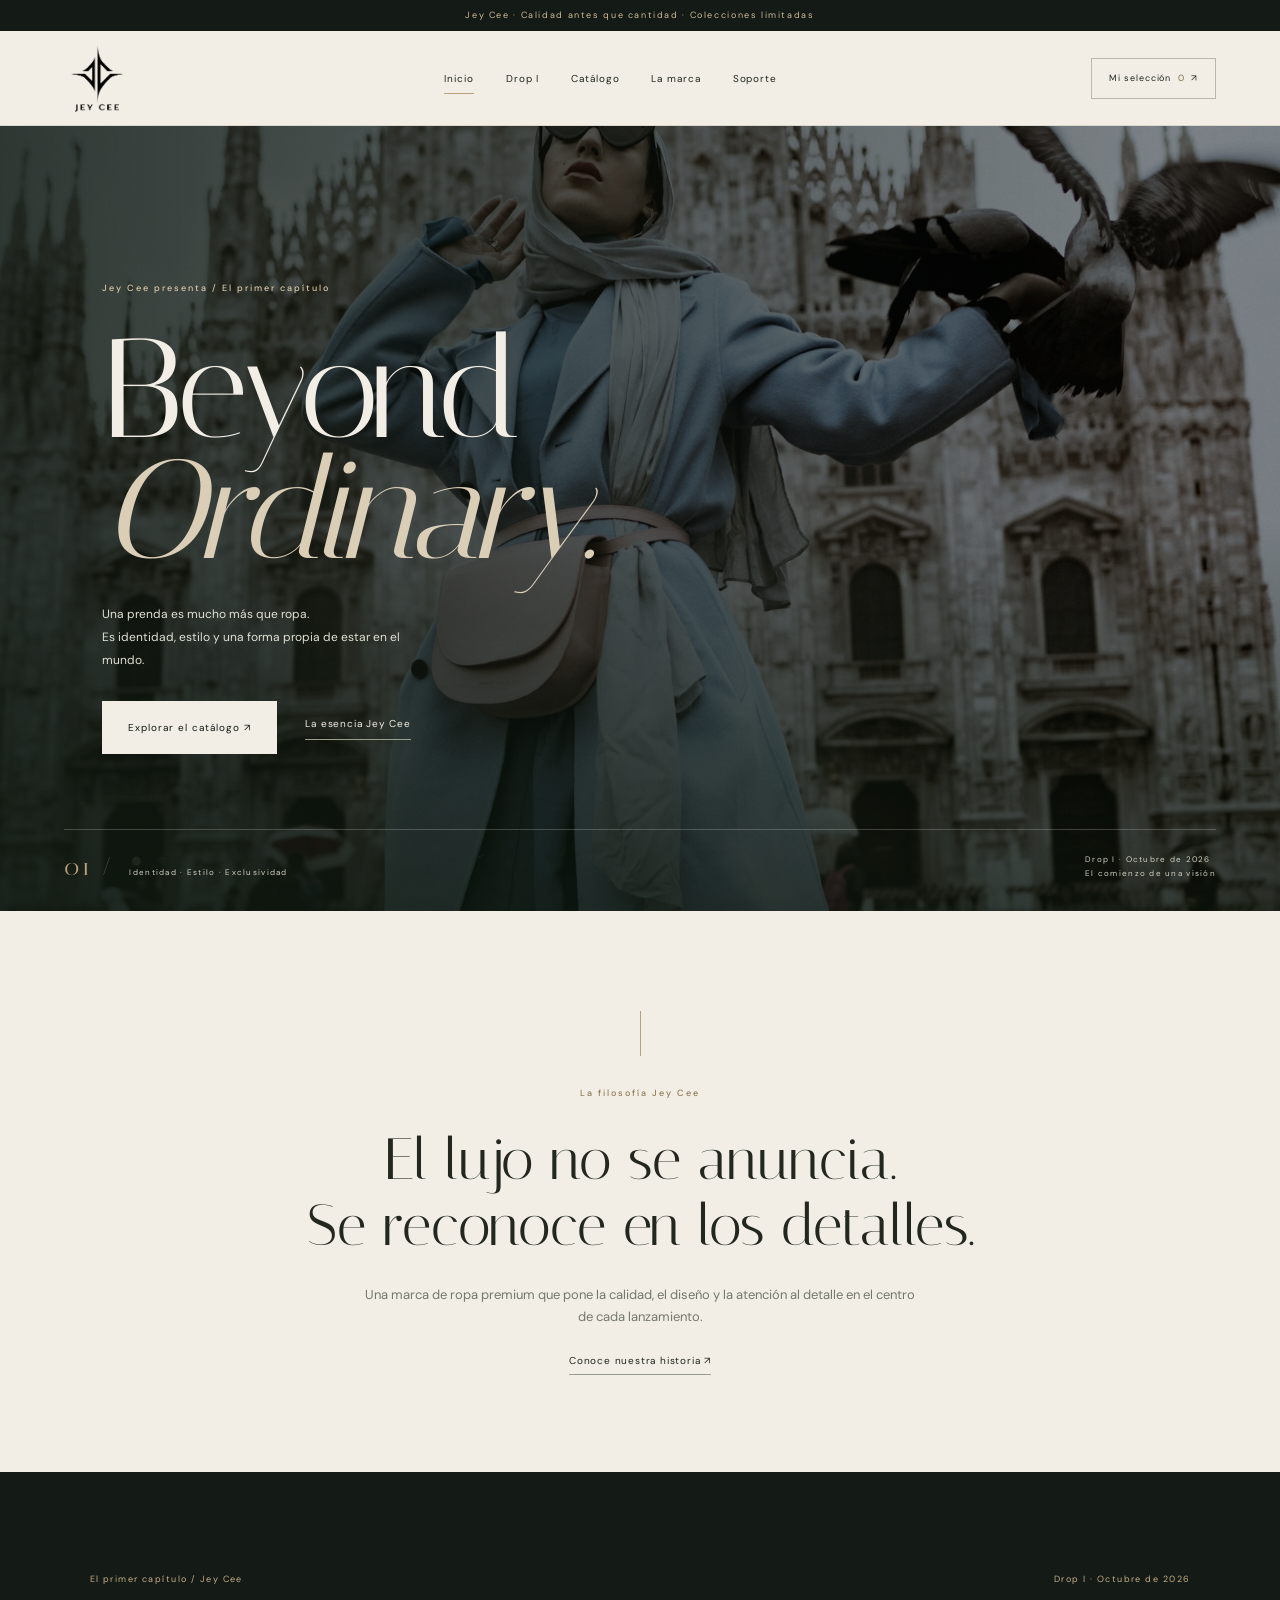
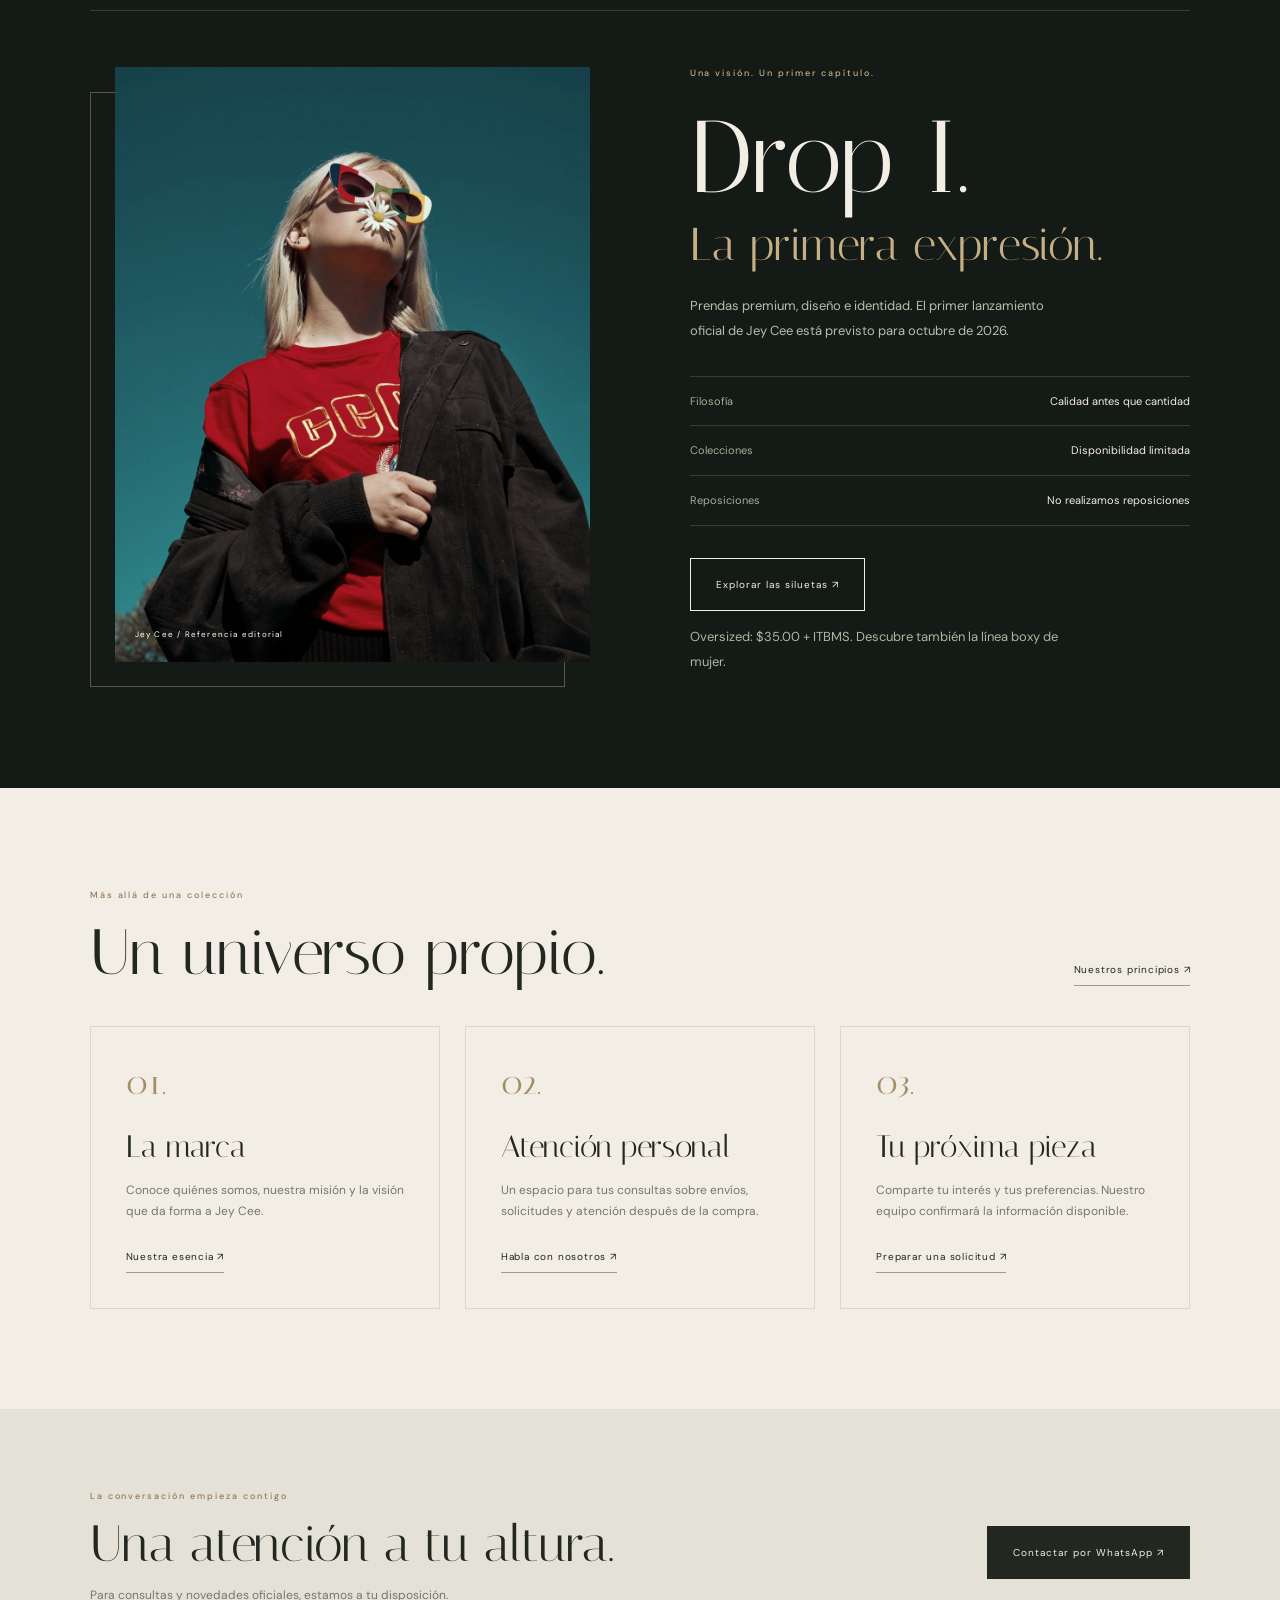
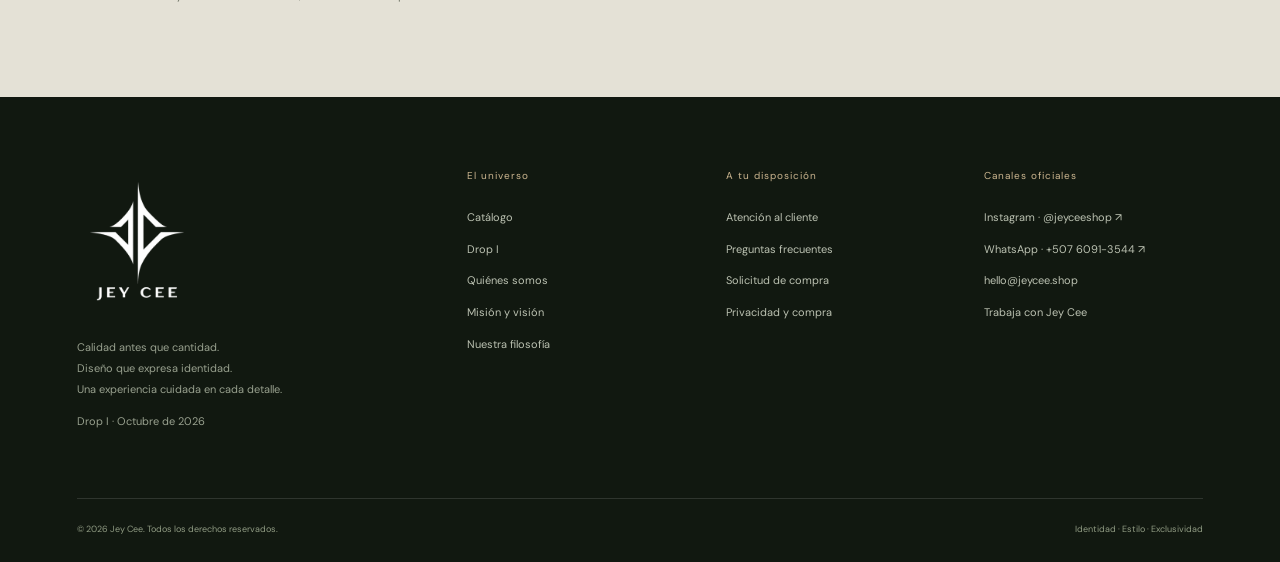
<file: index.html>
<!DOCTYPE html>
<html lang="es"><head><meta charset="UTF-8"><meta name="viewport" content="width=device-width, initial-scale=1"><meta name="theme-color" content="#141a15"><link rel="icon" type="image/png" href="assets/jey-cee-logo.png"><title>Beyond Ordinary — Jey Cee</title><meta name="description" content="Jey Cee: ropa premium, colecciones limitadas y atención personalizada. Descubre el universo de Drop I."><link rel="stylesheet" href="assets/brand.css"><script src="assets/catalog-data.js" defer></script><script src="assets/catalog.js" defer></script><script src="assets/brand.js" defer></script></head>
<body><a class="skip" href="#contenido">Saltar al contenido</a><div class="announcement">Jey Cee · Calidad antes que cantidad · Colecciones limitadas</div>
<header class="header"><div class="header-inner"><a class="wordmark logo-lockup" href="index.html" aria-label="Jey Cee, inicio"><img src="assets/jey-cee-logo.png" alt="Jey Cee" width="66" height="70"></a><nav class="nav" id="navigation" aria-label="Navegación principal"><a href="index.html" aria-current="page">Inicio</a><a href="drop-i.html">Drop I</a><a href="catalogo.html">Catálogo</a><a href="maison.html">La marca</a><a href="soporte.html">Soporte</a></nav><a class="header-action" href="checkout.html">Mi selección <span data-cart-count>0</span> ↗</a><button class="menu-toggle" type="button" aria-controls="navigation" aria-expanded="false" aria-label="Abrir menú"><span></span><span></span></button></div></header>
<main id="contenido"><section class="hero" aria-labelledby="hero-title"><img fetchpriority="high" src="assets/editorial-hero.jpg" alt="Fotografía editorial de moda contemporánea"><div class="hero-content"><div class="eyebrow">Jey Cee presenta / El primer capítulo</div><h1 id="hero-title">Beyond<br><em>Ordinary.</em></h1><p>Una prenda es mucho más que ropa.<br>Es identidad, estilo y una forma propia de estar en el mundo.</p><div class="hero-actions"><a class="btn btn-light" href="catalogo.html">Explorar el catálogo ↗</a><a class="text-link" href="maison.html">La esencia Jey Cee</a></div></div><div class="hero-index"><span><b>01 /</b> Identidad · Estilo · Exclusividad</span><span>Drop I · Octubre de 2026<br>El comienzo de una visión</span></div></section>
<section class="section intro center reveal"><div class="rule" aria-hidden="true"></div><div class="eyebrow">La filosofía Jey Cee</div><h2>El lujo no se anuncia.<br>Se reconoce en los detalles.</h2><p>Una marca de ropa premium que pone la calidad, el diseño y la atención al detalle en el centro de cada lanzamiento.</p><a class="text-link" href="maison.html">Conoce nuestra historia ↗</a></section>
<section class="dark" id="drop-i"><div class="section"><div class="drop-heading"><span>El primer capítulo / Jey Cee</span><span>Drop I · Octubre de 2026</span></div><div class="split"><div class="photo-frame reveal"><figure><img loading="lazy" src="assets/editorial-drop.jpg" alt="Imagen editorial de moda, referencia visual del universo de la marca"><figcaption>Jey Cee / Referencia editorial</figcaption></figure></div><div class="drop-copy reveal"><div class="eyebrow">Una visión. Un primer capítulo.</div><h2 class="drop-title">Drop I.<span>La primera expresión.</span></h2><p>Prendas premium, diseño e identidad. El primer lanzamiento oficial de Jey Cee está previsto para octubre de 2026.</p><dl class="facts"><div><dt>Filosofía</dt><dd>Calidad antes que cantidad</dd></div><div><dt>Colecciones</dt><dd>Disponibilidad limitada</dd></div><div><dt>Reposiciones</dt><dd>No realizamos reposiciones</dd></div></dl><a class="btn btn-outline" href="catalogo.html">Explorar las siluetas ↗</a><p class="small">Oversized: $35.00 + ITBMS. Descubre también la línea boxy de mujer.</p></div></div></div></section>
<section class="section"><div class="section-head reveal"><div><div class="eyebrow">Más allá de una colección</div><h2>Un universo propio.</h2></div><a class="text-link" href="maison.html#filosofia">Nuestros principios ↗</a></div><div class="cards"><article class="card reveal"><span class="number">01.</span><h3>La marca</h3><p>Conoce quiénes somos, nuestra misión y la visión que da forma a Jey Cee.</p><a class="text-link" href="maison.html">Nuestra esencia ↗</a></article><article class="card reveal"><span class="number">02.</span><h3>Atención personal</h3><p>Un espacio para tus consultas sobre envíos, solicitudes y atención después de la compra.</p><a class="text-link" href="soporte.html">Habla con nosotros ↗</a></article><article class="card reveal"><span class="number">03.</span><h3>Tu próxima pieza</h3><p>Comparte tu interés y tus preferencias. Nuestro equipo confirmará la información disponible.</p><a class="text-link" href="checkout.html">Preparar una solicitud ↗</a></article></div></section>
<section class="brand-banner"><div><div class="eyebrow">La conversación empieza contigo</div><h2>Una atención a tu altura.</h2><p>Para consultas y novedades oficiales, estamos a tu disposición.</p></div><a class="btn" href="https://wa.me/50760913544" target="_blank" rel="noopener noreferrer">Contactar por WhatsApp ↗</a></section></main>
<footer class="footer"><div class="footer-grid"><div><a class="wordmark logo-lockup" href="index.html"><img src="assets/jey-cee-logo.png" alt="Jey Cee" width="120" height="145"></a><p>Calidad antes que cantidad.<br>Diseño que expresa identidad.<br>Una experiencia cuidada en cada detalle.</p><p>Drop I · Octubre de 2026</p></div><div><h3>El universo</h3><a href="catalogo.html">Catálogo</a><a href="drop-i.html">Drop I</a><a href="maison.html">Quiénes somos</a><a href="maison.html#mision">Misión y visión</a><a href="maison.html#filosofia">Nuestra filosofía</a></div><div><h3>A tu disposición</h3><a href="soporte.html">Atención al cliente</a><a href="soporte.html#preguntas">Preguntas frecuentes</a><a href="checkout.html">Solicitud de compra</a><a href="informacion.html">Privacidad y compra</a></div><div><h3>Canales oficiales</h3><a href="https://www.instagram.com/jeyceeshop/" target="_blank" rel="noopener noreferrer">Instagram · @jeyceeshop ↗</a><a href="https://wa.me/50760913544" target="_blank" rel="noopener noreferrer">WhatsApp · +507 6091-3544 ↗</a><a href="mailto:hello@jeycee.shop">hello@jeycee.shop</a><a href="soporte.html#colaboraciones">Trabaja con Jey Cee</a></div></div><div class="footer-bottom"><span>© 2026 Jey Cee. Todos los derechos reservados.</span><span>Identidad · Estilo · Exclusividad</span></div></footer></body></html>
</file>
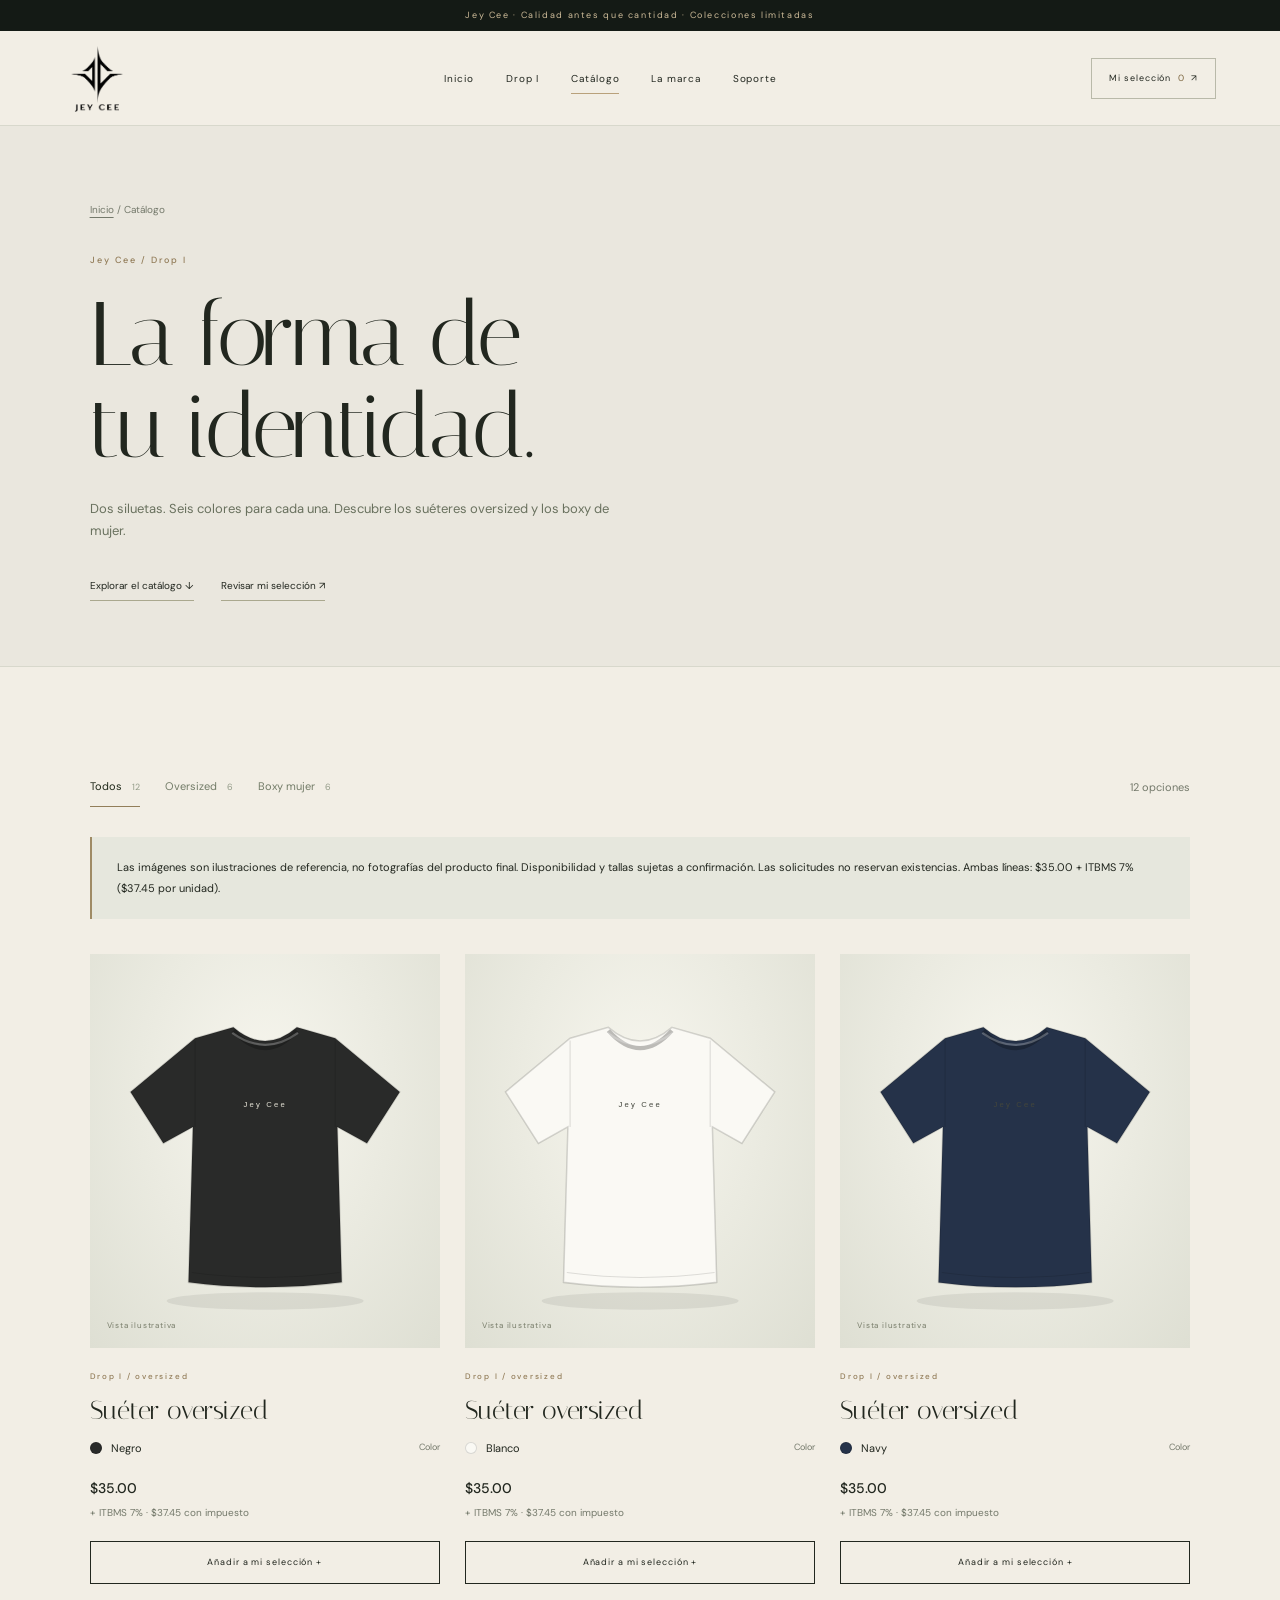
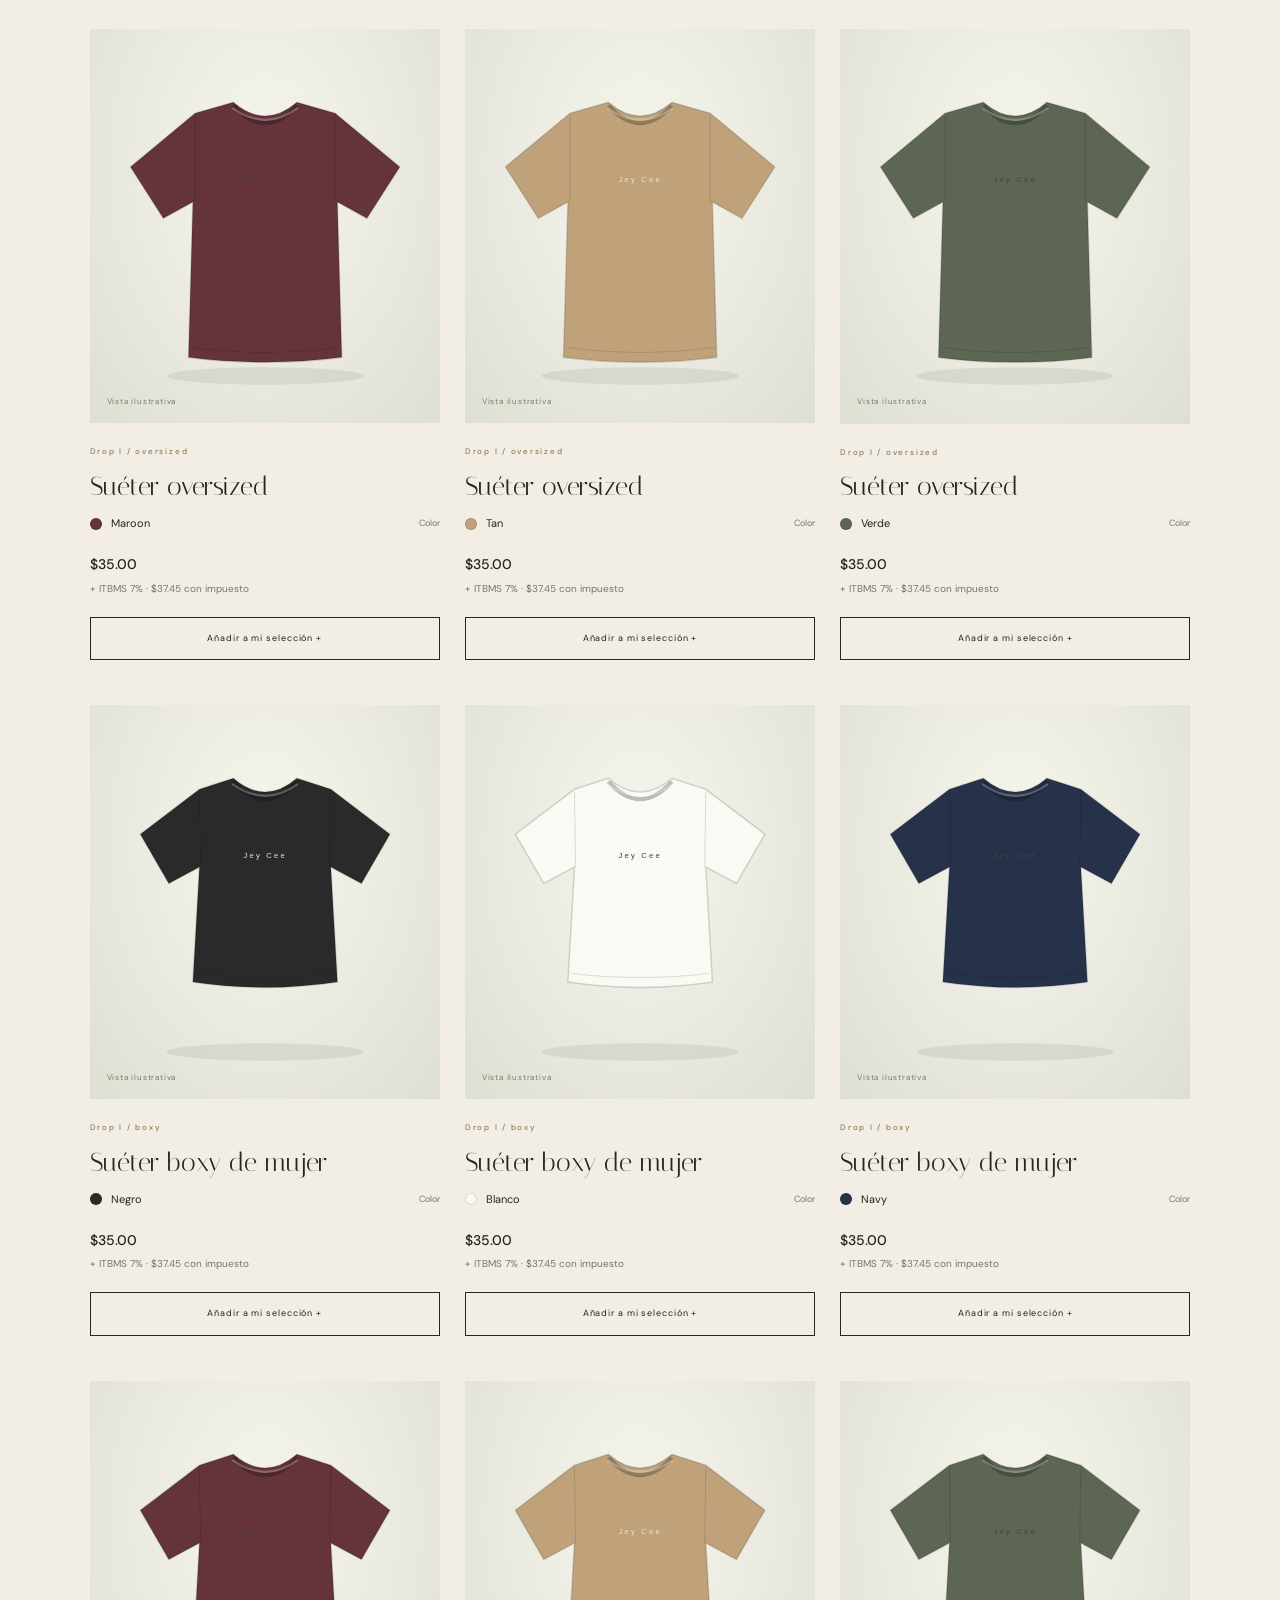
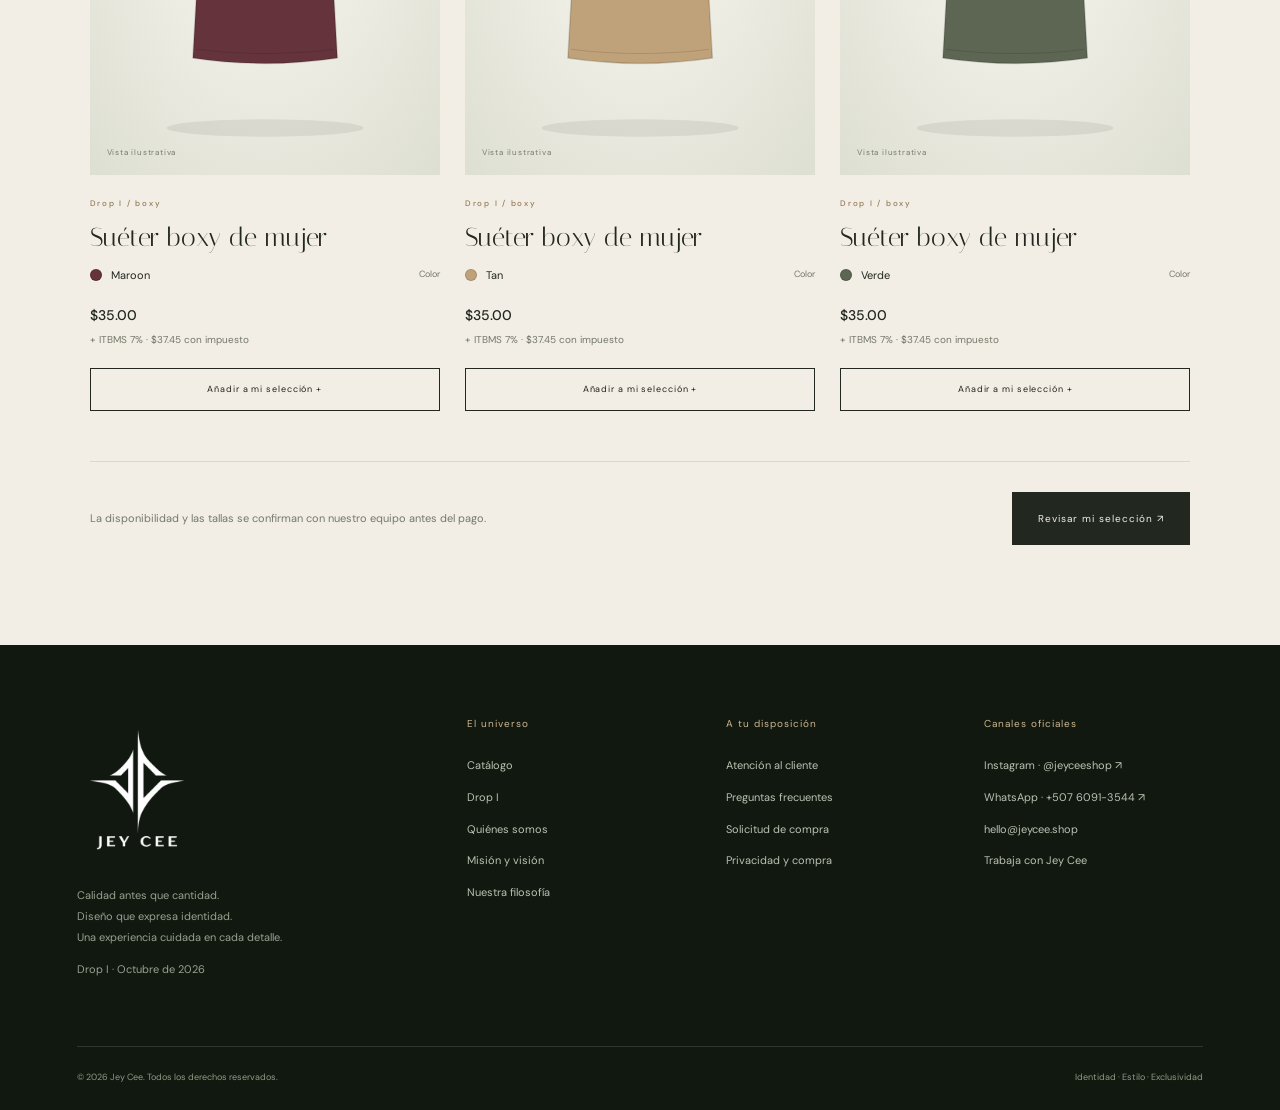
<file: catalogo.html>
<!DOCTYPE html>
<html lang="es"><head><meta charset="UTF-8"><meta name="viewport" content="width=device-width, initial-scale=1"><meta name="theme-color" content="#141a15"><link rel="icon" type="image/png" href="assets/jey-cee-logo.png"><title>Catálogo Drop I — Jey Cee</title><meta name="description" content="Catálogo Jey Cee: suéteres oversized y boxy de mujer. Selecciona tus prendas y consulta disponibilidad con nuestro equipo."><link rel="stylesheet" href="assets/brand.css"><script src="assets/catalog-data.js" defer></script><script src="assets/catalog.js" defer></script><script src="assets/brand.js" defer></script></head>
<body><a class="skip" href="#contenido">Saltar al contenido</a><div class="announcement">Jey Cee · Calidad antes que cantidad · Colecciones limitadas</div>
<header class="header"><div class="header-inner"><a class="wordmark logo-lockup" href="index.html" aria-label="Jey Cee, inicio"><img src="assets/jey-cee-logo.png" alt="Jey Cee" width="66" height="70"></a><nav class="nav" id="navigation" aria-label="Navegación principal"><a href="index.html">Inicio</a><a href="drop-i.html">Drop I</a><a href="catalogo.html" aria-current="page">Catálogo</a><a href="maison.html">La marca</a><a href="soporte.html">Soporte</a></nav><a class="header-action" href="checkout.html">Mi selección <span data-cart-count>0</span> ↗</a><button class="menu-toggle" type="button" aria-controls="navigation" aria-expanded="false" aria-label="Abrir menú"><span></span><span></span></button></div></header>
<main id="contenido"><section class="page-heading"><div class="breadcrumb"><a href="index.html">Inicio</a> / Catálogo</div><div class="eyebrow">Jey Cee / Drop I</div><h1>La forma de<br>tu identidad.</h1><p>Dos siluetas. Seis colores para cada una. Descubre los suéteres oversized y los boxy de mujer.</p><div class="subnav"><a href="#seleccion">Explorar el catálogo ↓</a><a href="checkout.html">Revisar mi selección ↗</a></div></section>
<section class="section catalog-section" id="seleccion"><div class="catalog-toolbar"><div class="catalog-filters" role="group" aria-label="Filtrar catálogo"><button type="button" data-filter="all" aria-pressed="true">Todos <span>12</span></button><button type="button" data-filter="oversized" aria-pressed="false">Oversized <span>6</span></button><button type="button" data-filter="boxy" aria-pressed="false">Boxy mujer <span>6</span></button></div><span class="small" id="catalog-count" role="status">12 opciones</span></div><div class="notice catalog-notice">Las imágenes son ilustraciones de referencia, no fotografías del producto final. Disponibilidad y tallas sujetas a confirmación. Las solicitudes no reservan existencias. Ambas líneas: $35.00 + ITBMS 7% ($37.45 por unidad).</div><noscript><p class="notice">Puedes explorar el catálogo sin JavaScript. Para seleccionar prendas, activa JavaScript o <a href="https://wa.me/50760913544">consulta por WhatsApp</a>.</p></noscript><div class="catalog-grid"><article class="catalog-card" data-category="oversized"><div class="garment-art"><svg viewBox="0 0 320 350" role="img" aria-label="Ilustración de silueta Suéter oversized en color Negro"><defs><linearGradient id="fabric-oversized-negro" x1="0" x2="1"><stop stop-color="#292a29"/><stop offset=".5" stop-color="#292a29"/><stop offset="1" stop-color="#292a29"/></linearGradient></defs><ellipse cx="160" cy="312" rx="90" ry="8" fill="#000" opacity=".07"/><path d="M131 62 L96 72 L37 121 L67 168 L94 153 L90 295 Q160 304 230 295 L226 153 L253 168 L283 121 L224 72 L189 62 Q160 87 131 62Z" fill="url(#fabric-oversized-negro)" stroke="#000" stroke-opacity=".15" stroke-width="1.4"/><path d="M131 65 Q160 97 189 65" fill="none" stroke="#000" stroke-opacity=".25" stroke-width="4"/><path d="M130 67 Q160 89 190 67" fill="none" stroke="#fff" stroke-opacity=".25" stroke-width="2"/><path d="M96 74 L96 153 M224 74 L224 153 M93 286 Q160 295 228 286" fill="none" stroke="#000" stroke-opacity=".12"/><text x="160" y="135" text-anchor="middle" font-family="Arial,sans-serif" font-size="7" letter-spacing="2" fill="#e6e3d7">Jey Cee</text></svg><span class="mockup-label">Vista ilustrativa</span></div><div class="catalog-meta"><div class="eyebrow">Drop I / oversized</div><h2>Suéter oversized</h2><div class="color-caption"><span style="--swatch:#292a29" class="swatch" aria-hidden="true"></span>Negro<small>Color</small></div><div class="catalog-price"><strong>$35.00</strong><span>+ ITBMS 7% · $37.45 con impuesto</span></div><button class="btn btn-outline add-product" type="button" data-product="oversized-negro" aria-label="Añadir Suéter oversized Negro a la selección" disabled>Añadir a mi selección +</button></div></article><article class="catalog-card" data-category="oversized"><div class="garment-art"><svg viewBox="0 0 320 350" role="img" aria-label="Ilustración de silueta Suéter oversized en color Blanco"><defs><linearGradient id="fabric-oversized-blanco" x1="0" x2="1"><stop stop-color="#faf9f4"/><stop offset=".5" stop-color="#faf9f4"/><stop offset="1" stop-color="#faf9f4"/></linearGradient></defs><ellipse cx="160" cy="312" rx="90" ry="8" fill="#000" opacity=".07"/><path d="M131 62 L96 72 L37 121 L67 168 L94 153 L90 295 Q160 304 230 295 L226 153 L253 168 L283 121 L224 72 L189 62 Q160 87 131 62Z" fill="url(#fabric-oversized-blanco)" stroke="#000" stroke-opacity=".15" stroke-width="1.4"/><path d="M131 65 Q160 97 189 65" fill="none" stroke="#000" stroke-opacity=".25" stroke-width="4"/><path d="M130 67 Q160 89 190 67" fill="none" stroke="#fff" stroke-opacity=".25" stroke-width="2"/><path d="M96 74 L96 153 M224 74 L224 153 M93 286 Q160 295 228 286" fill="none" stroke="#000" stroke-opacity=".12"/><text x="160" y="135" text-anchor="middle" font-family="Arial,sans-serif" font-size="7" letter-spacing="2" fill="#43463c">Jey Cee</text></svg><span class="mockup-label">Vista ilustrativa</span></div><div class="catalog-meta"><div class="eyebrow">Drop I / oversized</div><h2>Suéter oversized</h2><div class="color-caption"><span style="--swatch:#faf9f4" class="swatch" aria-hidden="true"></span>Blanco<small>Color</small></div><div class="catalog-price"><strong>$35.00</strong><span>+ ITBMS 7% · $37.45 con impuesto</span></div><button class="btn btn-outline add-product" type="button" data-product="oversized-blanco" aria-label="Añadir Suéter oversized Blanco a la selección" disabled>Añadir a mi selección +</button></div></article><article class="catalog-card" data-category="oversized"><div class="garment-art"><svg viewBox="0 0 320 350" role="img" aria-label="Ilustración de silueta Suéter oversized en color Navy"><defs><linearGradient id="fabric-oversized-navy" x1="0" x2="1"><stop stop-color="#253249"/><stop offset=".5" stop-color="#253249"/><stop offset="1" stop-color="#253249"/></linearGradient></defs><ellipse cx="160" cy="312" rx="90" ry="8" fill="#000" opacity=".07"/><path d="M131 62 L96 72 L37 121 L67 168 L94 153 L90 295 Q160 304 230 295 L226 153 L253 168 L283 121 L224 72 L189 62 Q160 87 131 62Z" fill="url(#fabric-oversized-navy)" stroke="#000" stroke-opacity=".15" stroke-width="1.4"/><path d="M131 65 Q160 97 189 65" fill="none" stroke="#000" stroke-opacity=".25" stroke-width="4"/><path d="M130 67 Q160 89 190 67" fill="none" stroke="#fff" stroke-opacity=".25" stroke-width="2"/><path d="M96 74 L96 153 M224 74 L224 153 M93 286 Q160 295 228 286" fill="none" stroke="#000" stroke-opacity=".12"/><text x="160" y="135" text-anchor="middle" font-family="Arial,sans-serif" font-size="7" letter-spacing="2" fill="#43463c">Jey Cee</text></svg><span class="mockup-label">Vista ilustrativa</span></div><div class="catalog-meta"><div class="eyebrow">Drop I / oversized</div><h2>Suéter oversized</h2><div class="color-caption"><span style="--swatch:#253249" class="swatch" aria-hidden="true"></span>Navy<small>Color</small></div><div class="catalog-price"><strong>$35.00</strong><span>+ ITBMS 7% · $37.45 con impuesto</span></div><button class="btn btn-outline add-product" type="button" data-product="oversized-navy" aria-label="Añadir Suéter oversized Navy a la selección" disabled>Añadir a mi selección +</button></div></article><article class="catalog-card" data-category="oversized"><div class="garment-art"><svg viewBox="0 0 320 350" role="img" aria-label="Ilustración de silueta Suéter oversized en color Maroon"><defs><linearGradient id="fabric-oversized-maroon" x1="0" x2="1"><stop stop-color="#65333c"/><stop offset=".5" stop-color="#65333c"/><stop offset="1" stop-color="#65333c"/></linearGradient></defs><ellipse cx="160" cy="312" rx="90" ry="8" fill="#000" opacity=".07"/><path d="M131 62 L96 72 L37 121 L67 168 L94 153 L90 295 Q160 304 230 295 L226 153 L253 168 L283 121 L224 72 L189 62 Q160 87 131 62Z" fill="url(#fabric-oversized-maroon)" stroke="#000" stroke-opacity=".15" stroke-width="1.4"/><path d="M131 65 Q160 97 189 65" fill="none" stroke="#000" stroke-opacity=".25" stroke-width="4"/><path d="M130 67 Q160 89 190 67" fill="none" stroke="#fff" stroke-opacity=".25" stroke-width="2"/><path d="M96 74 L96 153 M224 74 L224 153 M93 286 Q160 295 228 286" fill="none" stroke="#000" stroke-opacity=".12"/><text x="160" y="135" text-anchor="middle" font-family="Arial,sans-serif" font-size="7" letter-spacing="2" fill="#43463c">Jey Cee</text></svg><span class="mockup-label">Vista ilustrativa</span></div><div class="catalog-meta"><div class="eyebrow">Drop I / oversized</div><h2>Suéter oversized</h2><div class="color-caption"><span style="--swatch:#65333c" class="swatch" aria-hidden="true"></span>Maroon<small>Color</small></div><div class="catalog-price"><strong>$35.00</strong><span>+ ITBMS 7% · $37.45 con impuesto</span></div><button class="btn btn-outline add-product" type="button" data-product="oversized-maroon" aria-label="Añadir Suéter oversized Maroon a la selección" disabled>Añadir a mi selección +</button></div></article><article class="catalog-card" data-category="oversized"><div class="garment-art"><svg viewBox="0 0 320 350" role="img" aria-label="Ilustración de silueta Suéter oversized en color Tan"><defs><linearGradient id="fabric-oversized-tan" x1="0" x2="1"><stop stop-color="#c0a27a"/><stop offset=".5" stop-color="#c0a27a"/><stop offset="1" stop-color="#c0a27a"/></linearGradient></defs><ellipse cx="160" cy="312" rx="90" ry="8" fill="#000" opacity=".07"/><path d="M131 62 L96 72 L37 121 L67 168 L94 153 L90 295 Q160 304 230 295 L226 153 L253 168 L283 121 L224 72 L189 62 Q160 87 131 62Z" fill="url(#fabric-oversized-tan)" stroke="#000" stroke-opacity=".15" stroke-width="1.4"/><path d="M131 65 Q160 97 189 65" fill="none" stroke="#000" stroke-opacity=".25" stroke-width="4"/><path d="M130 67 Q160 89 190 67" fill="none" stroke="#fff" stroke-opacity=".25" stroke-width="2"/><path d="M96 74 L96 153 M224 74 L224 153 M93 286 Q160 295 228 286" fill="none" stroke="#000" stroke-opacity=".12"/><text x="160" y="135" text-anchor="middle" font-family="Arial,sans-serif" font-size="7" letter-spacing="2" fill="#e6e3d7">Jey Cee</text></svg><span class="mockup-label">Vista ilustrativa</span></div><div class="catalog-meta"><div class="eyebrow">Drop I / oversized</div><h2>Suéter oversized</h2><div class="color-caption"><span style="--swatch:#c0a27a" class="swatch" aria-hidden="true"></span>Tan<small>Color</small></div><div class="catalog-price"><strong>$35.00</strong><span>+ ITBMS 7% · $37.45 con impuesto</span></div><button class="btn btn-outline add-product" type="button" data-product="oversized-tan" aria-label="Añadir Suéter oversized Tan a la selección" disabled>Añadir a mi selección +</button></div></article><article class="catalog-card" data-category="oversized"><div class="garment-art"><svg viewBox="0 0 320 350" role="img" aria-label="Ilustración de silueta Suéter oversized en color Verde"><defs><linearGradient id="fabric-oversized-verde" x1="0" x2="1"><stop stop-color="#5c6652"/><stop offset=".5" stop-color="#5c6652"/><stop offset="1" stop-color="#5c6652"/></linearGradient></defs><ellipse cx="160" cy="312" rx="90" ry="8" fill="#000" opacity=".07"/><path d="M131 62 L96 72 L37 121 L67 168 L94 153 L90 295 Q160 304 230 295 L226 153 L253 168 L283 121 L224 72 L189 62 Q160 87 131 62Z" fill="url(#fabric-oversized-verde)" stroke="#000" stroke-opacity=".15" stroke-width="1.4"/><path d="M131 65 Q160 97 189 65" fill="none" stroke="#000" stroke-opacity=".25" stroke-width="4"/><path d="M130 67 Q160 89 190 67" fill="none" stroke="#fff" stroke-opacity=".25" stroke-width="2"/><path d="M96 74 L96 153 M224 74 L224 153 M93 286 Q160 295 228 286" fill="none" stroke="#000" stroke-opacity=".12"/><text x="160" y="135" text-anchor="middle" font-family="Arial,sans-serif" font-size="7" letter-spacing="2" fill="#43463c">Jey Cee</text></svg><span class="mockup-label">Vista ilustrativa</span></div><div class="catalog-meta"><div class="eyebrow">Drop I / oversized</div><h2>Suéter oversized</h2><div class="color-caption"><span style="--swatch:#5c6652" class="swatch" aria-hidden="true"></span>Verde<small>Color</small></div><div class="catalog-price"><strong>$35.00</strong><span>+ ITBMS 7% · $37.45 con impuesto</span></div><button class="btn btn-outline add-product" type="button" data-product="oversized-verde" aria-label="Añadir Suéter oversized Verde a la selección" disabled>Añadir a mi selección +</button></div></article><article class="catalog-card" data-category="boxy"><div class="garment-art"><svg viewBox="0 0 320 350" role="img" aria-label="Ilustración de silueta Suéter boxy de mujer en color Negro"><defs><linearGradient id="fabric-boxy-negro" x1="0" x2="1"><stop stop-color="#292a29"/><stop offset=".5" stop-color="#292a29"/><stop offset="1" stop-color="#292a29"/></linearGradient></defs><ellipse cx="160" cy="312" rx="90" ry="8" fill="#000" opacity=".07"/><path d="M131 62 L100 72 L46 113 L72 158 L100 143 L94 248 Q160 258 226 248 L220 143 L248 158 L274 113 L220 72 L189 62 Q160 87 131 62Z" fill="url(#fabric-boxy-negro)" stroke="#000" stroke-opacity=".15" stroke-width="1.4"/><path d="M131 65 Q160 97 189 65" fill="none" stroke="#000" stroke-opacity=".25" stroke-width="4"/><path d="M130 67 Q160 89 190 67" fill="none" stroke="#fff" stroke-opacity=".25" stroke-width="2"/><path d="M100 74 L101 143 M220 74 L219 143 M97 240 Q160 248 223 240" fill="none" stroke="#000" stroke-opacity=".12"/><text x="160" y="135" text-anchor="middle" font-family="Arial,sans-serif" font-size="7" letter-spacing="2" fill="#e6e3d7">Jey Cee</text></svg><span class="mockup-label">Vista ilustrativa</span></div><div class="catalog-meta"><div class="eyebrow">Drop I / boxy</div><h2>Suéter boxy de mujer</h2><div class="color-caption"><span style="--swatch:#292a29" class="swatch" aria-hidden="true"></span>Negro<small>Color</small></div><div class="catalog-price"><strong>$35.00</strong><span>+ ITBMS 7% · $37.45 con impuesto</span></div><button class="btn btn-outline add-product" type="button" data-product="boxy-negro" aria-label="Añadir Suéter boxy de mujer Negro a la selección" disabled>Añadir a mi selección +</button></div></article><article class="catalog-card" data-category="boxy"><div class="garment-art"><svg viewBox="0 0 320 350" role="img" aria-label="Ilustración de silueta Suéter boxy de mujer en color Blanco"><defs><linearGradient id="fabric-boxy-blanco" x1="0" x2="1"><stop stop-color="#faf9f4"/><stop offset=".5" stop-color="#faf9f4"/><stop offset="1" stop-color="#faf9f4"/></linearGradient></defs><ellipse cx="160" cy="312" rx="90" ry="8" fill="#000" opacity=".07"/><path d="M131 62 L100 72 L46 113 L72 158 L100 143 L94 248 Q160 258 226 248 L220 143 L248 158 L274 113 L220 72 L189 62 Q160 87 131 62Z" fill="url(#fabric-boxy-blanco)" stroke="#000" stroke-opacity=".15" stroke-width="1.4"/><path d="M131 65 Q160 97 189 65" fill="none" stroke="#000" stroke-opacity=".25" stroke-width="4"/><path d="M130 67 Q160 89 190 67" fill="none" stroke="#fff" stroke-opacity=".25" stroke-width="2"/><path d="M100 74 L101 143 M220 74 L219 143 M97 240 Q160 248 223 240" fill="none" stroke="#000" stroke-opacity=".12"/><text x="160" y="135" text-anchor="middle" font-family="Arial,sans-serif" font-size="7" letter-spacing="2" fill="#43463c">Jey Cee</text></svg><span class="mockup-label">Vista ilustrativa</span></div><div class="catalog-meta"><div class="eyebrow">Drop I / boxy</div><h2>Suéter boxy de mujer</h2><div class="color-caption"><span style="--swatch:#faf9f4" class="swatch" aria-hidden="true"></span>Blanco<small>Color</small></div><div class="catalog-price"><strong>$35.00</strong><span>+ ITBMS 7% · $37.45 con impuesto</span></div><button class="btn btn-outline add-product" type="button" data-product="boxy-blanco" aria-label="Añadir Suéter boxy de mujer Blanco a la selección" disabled>Añadir a mi selección +</button></div></article><article class="catalog-card" data-category="boxy"><div class="garment-art"><svg viewBox="0 0 320 350" role="img" aria-label="Ilustración de silueta Suéter boxy de mujer en color Navy"><defs><linearGradient id="fabric-boxy-navy" x1="0" x2="1"><stop stop-color="#253249"/><stop offset=".5" stop-color="#253249"/><stop offset="1" stop-color="#253249"/></linearGradient></defs><ellipse cx="160" cy="312" rx="90" ry="8" fill="#000" opacity=".07"/><path d="M131 62 L100 72 L46 113 L72 158 L100 143 L94 248 Q160 258 226 248 L220 143 L248 158 L274 113 L220 72 L189 62 Q160 87 131 62Z" fill="url(#fabric-boxy-navy)" stroke="#000" stroke-opacity=".15" stroke-width="1.4"/><path d="M131 65 Q160 97 189 65" fill="none" stroke="#000" stroke-opacity=".25" stroke-width="4"/><path d="M130 67 Q160 89 190 67" fill="none" stroke="#fff" stroke-opacity=".25" stroke-width="2"/><path d="M100 74 L101 143 M220 74 L219 143 M97 240 Q160 248 223 240" fill="none" stroke="#000" stroke-opacity=".12"/><text x="160" y="135" text-anchor="middle" font-family="Arial,sans-serif" font-size="7" letter-spacing="2" fill="#43463c">Jey Cee</text></svg><span class="mockup-label">Vista ilustrativa</span></div><div class="catalog-meta"><div class="eyebrow">Drop I / boxy</div><h2>Suéter boxy de mujer</h2><div class="color-caption"><span style="--swatch:#253249" class="swatch" aria-hidden="true"></span>Navy<small>Color</small></div><div class="catalog-price"><strong>$35.00</strong><span>+ ITBMS 7% · $37.45 con impuesto</span></div><button class="btn btn-outline add-product" type="button" data-product="boxy-navy" aria-label="Añadir Suéter boxy de mujer Navy a la selección" disabled>Añadir a mi selección +</button></div></article><article class="catalog-card" data-category="boxy"><div class="garment-art"><svg viewBox="0 0 320 350" role="img" aria-label="Ilustración de silueta Suéter boxy de mujer en color Maroon"><defs><linearGradient id="fabric-boxy-maroon" x1="0" x2="1"><stop stop-color="#65333c"/><stop offset=".5" stop-color="#65333c"/><stop offset="1" stop-color="#65333c"/></linearGradient></defs><ellipse cx="160" cy="312" rx="90" ry="8" fill="#000" opacity=".07"/><path d="M131 62 L100 72 L46 113 L72 158 L100 143 L94 248 Q160 258 226 248 L220 143 L248 158 L274 113 L220 72 L189 62 Q160 87 131 62Z" fill="url(#fabric-boxy-maroon)" stroke="#000" stroke-opacity=".15" stroke-width="1.4"/><path d="M131 65 Q160 97 189 65" fill="none" stroke="#000" stroke-opacity=".25" stroke-width="4"/><path d="M130 67 Q160 89 190 67" fill="none" stroke="#fff" stroke-opacity=".25" stroke-width="2"/><path d="M100 74 L101 143 M220 74 L219 143 M97 240 Q160 248 223 240" fill="none" stroke="#000" stroke-opacity=".12"/><text x="160" y="135" text-anchor="middle" font-family="Arial,sans-serif" font-size="7" letter-spacing="2" fill="#43463c">Jey Cee</text></svg><span class="mockup-label">Vista ilustrativa</span></div><div class="catalog-meta"><div class="eyebrow">Drop I / boxy</div><h2>Suéter boxy de mujer</h2><div class="color-caption"><span style="--swatch:#65333c" class="swatch" aria-hidden="true"></span>Maroon<small>Color</small></div><div class="catalog-price"><strong>$35.00</strong><span>+ ITBMS 7% · $37.45 con impuesto</span></div><button class="btn btn-outline add-product" type="button" data-product="boxy-maroon" aria-label="Añadir Suéter boxy de mujer Maroon a la selección" disabled>Añadir a mi selección +</button></div></article><article class="catalog-card" data-category="boxy"><div class="garment-art"><svg viewBox="0 0 320 350" role="img" aria-label="Ilustración de silueta Suéter boxy de mujer en color Tan"><defs><linearGradient id="fabric-boxy-tan" x1="0" x2="1"><stop stop-color="#c0a27a"/><stop offset=".5" stop-color="#c0a27a"/><stop offset="1" stop-color="#c0a27a"/></linearGradient></defs><ellipse cx="160" cy="312" rx="90" ry="8" fill="#000" opacity=".07"/><path d="M131 62 L100 72 L46 113 L72 158 L100 143 L94 248 Q160 258 226 248 L220 143 L248 158 L274 113 L220 72 L189 62 Q160 87 131 62Z" fill="url(#fabric-boxy-tan)" stroke="#000" stroke-opacity=".15" stroke-width="1.4"/><path d="M131 65 Q160 97 189 65" fill="none" stroke="#000" stroke-opacity=".25" stroke-width="4"/><path d="M130 67 Q160 89 190 67" fill="none" stroke="#fff" stroke-opacity=".25" stroke-width="2"/><path d="M100 74 L101 143 M220 74 L219 143 M97 240 Q160 248 223 240" fill="none" stroke="#000" stroke-opacity=".12"/><text x="160" y="135" text-anchor="middle" font-family="Arial,sans-serif" font-size="7" letter-spacing="2" fill="#e6e3d7">Jey Cee</text></svg><span class="mockup-label">Vista ilustrativa</span></div><div class="catalog-meta"><div class="eyebrow">Drop I / boxy</div><h2>Suéter boxy de mujer</h2><div class="color-caption"><span style="--swatch:#c0a27a" class="swatch" aria-hidden="true"></span>Tan<small>Color</small></div><div class="catalog-price"><strong>$35.00</strong><span>+ ITBMS 7% · $37.45 con impuesto</span></div><button class="btn btn-outline add-product" type="button" data-product="boxy-tan" aria-label="Añadir Suéter boxy de mujer Tan a la selección" disabled>Añadir a mi selección +</button></div></article><article class="catalog-card" data-category="boxy"><div class="garment-art"><svg viewBox="0 0 320 350" role="img" aria-label="Ilustración de silueta Suéter boxy de mujer en color Verde"><defs><linearGradient id="fabric-boxy-verde" x1="0" x2="1"><stop stop-color="#5c6652"/><stop offset=".5" stop-color="#5c6652"/><stop offset="1" stop-color="#5c6652"/></linearGradient></defs><ellipse cx="160" cy="312" rx="90" ry="8" fill="#000" opacity=".07"/><path d="M131 62 L100 72 L46 113 L72 158 L100 143 L94 248 Q160 258 226 248 L220 143 L248 158 L274 113 L220 72 L189 62 Q160 87 131 62Z" fill="url(#fabric-boxy-verde)" stroke="#000" stroke-opacity=".15" stroke-width="1.4"/><path d="M131 65 Q160 97 189 65" fill="none" stroke="#000" stroke-opacity=".25" stroke-width="4"/><path d="M130 67 Q160 89 190 67" fill="none" stroke="#fff" stroke-opacity=".25" stroke-width="2"/><path d="M100 74 L101 143 M220 74 L219 143 M97 240 Q160 248 223 240" fill="none" stroke="#000" stroke-opacity=".12"/><text x="160" y="135" text-anchor="middle" font-family="Arial,sans-serif" font-size="7" letter-spacing="2" fill="#43463c">Jey Cee</text></svg><span class="mockup-label">Vista ilustrativa</span></div><div class="catalog-meta"><div class="eyebrow">Drop I / boxy</div><h2>Suéter boxy de mujer</h2><div class="color-caption"><span style="--swatch:#5c6652" class="swatch" aria-hidden="true"></span>Verde<small>Color</small></div><div class="catalog-price"><strong>$35.00</strong><span>+ ITBMS 7% · $37.45 con impuesto</span></div><button class="btn btn-outline add-product" type="button" data-product="boxy-verde" aria-label="Añadir Suéter boxy de mujer Verde a la selección" disabled>Añadir a mi selección +</button></div></article></div><div class="catalog-bottom"><p class="small">La disponibilidad y las tallas se confirman con nuestro equipo antes del pago.</p><a class="btn" href="checkout.html">Revisar mi selección ↗</a></div></section><div id="catalog-toast" class="catalog-toast" role="status" hidden></div></main>
<footer class="footer"><div class="footer-grid"><div><a class="wordmark logo-lockup" href="index.html"><img src="assets/jey-cee-logo.png" alt="Jey Cee" width="120" height="145"></a><p>Calidad antes que cantidad.<br>Diseño que expresa identidad.<br>Una experiencia cuidada en cada detalle.</p><p>Drop I · Octubre de 2026</p></div><div><h3>El universo</h3><a href="catalogo.html">Catálogo</a><a href="drop-i.html">Drop I</a><a href="maison.html">Quiénes somos</a><a href="maison.html#mision">Misión y visión</a><a href="maison.html#filosofia">Nuestra filosofía</a></div><div><h3>A tu disposición</h3><a href="soporte.html">Atención al cliente</a><a href="soporte.html#preguntas">Preguntas frecuentes</a><a href="checkout.html">Solicitud de compra</a><a href="informacion.html">Privacidad y compra</a></div><div><h3>Canales oficiales</h3><a href="https://www.instagram.com/jeyceeshop/" target="_blank" rel="noopener noreferrer">Instagram · @jeyceeshop ↗</a><a href="https://wa.me/50760913544" target="_blank" rel="noopener noreferrer">WhatsApp · +507 6091-3544 ↗</a><a href="mailto:hello@jeycee.shop">hello@jeycee.shop</a><a href="soporte.html#colaboraciones">Trabaja con Jey Cee</a></div></div><div class="footer-bottom"><span>© 2026 Jey Cee. Todos los derechos reservados.</span><span>Identidad · Estilo · Exclusividad</span></div></footer></body></html>
</file>
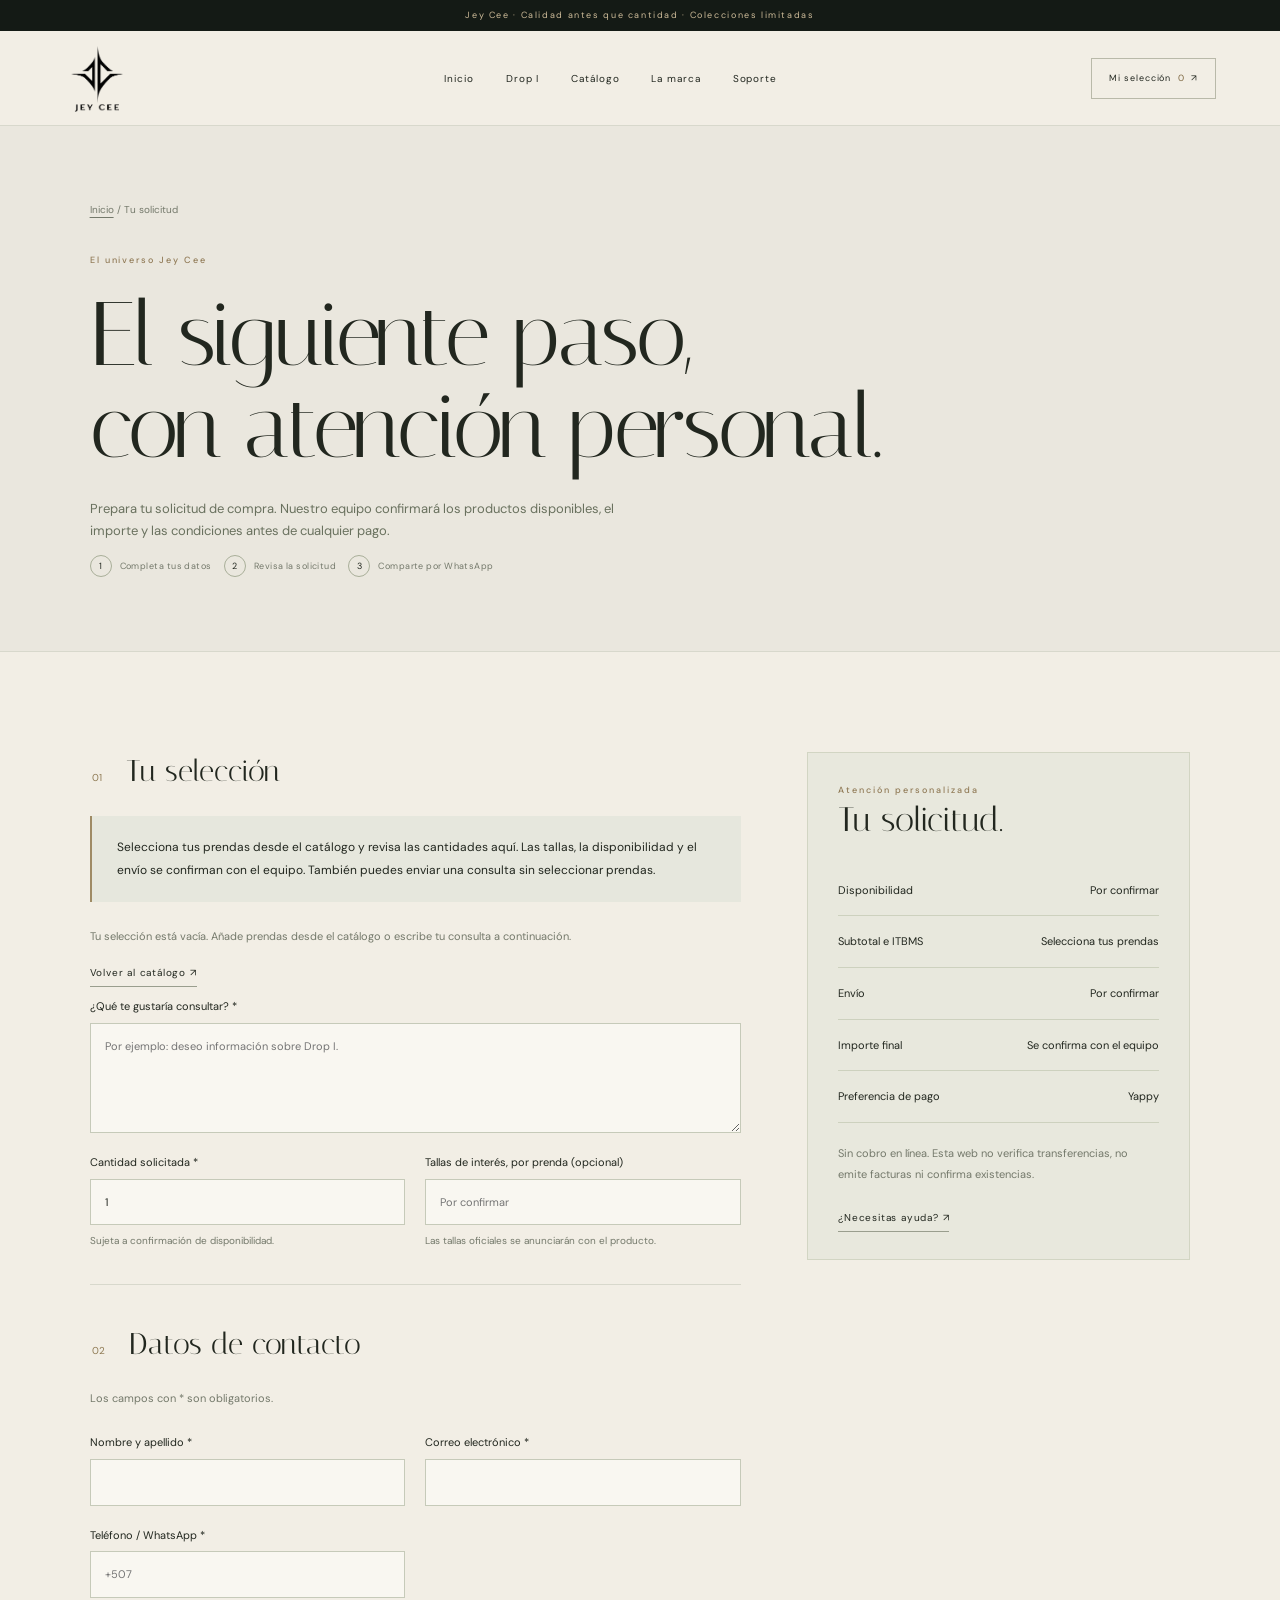
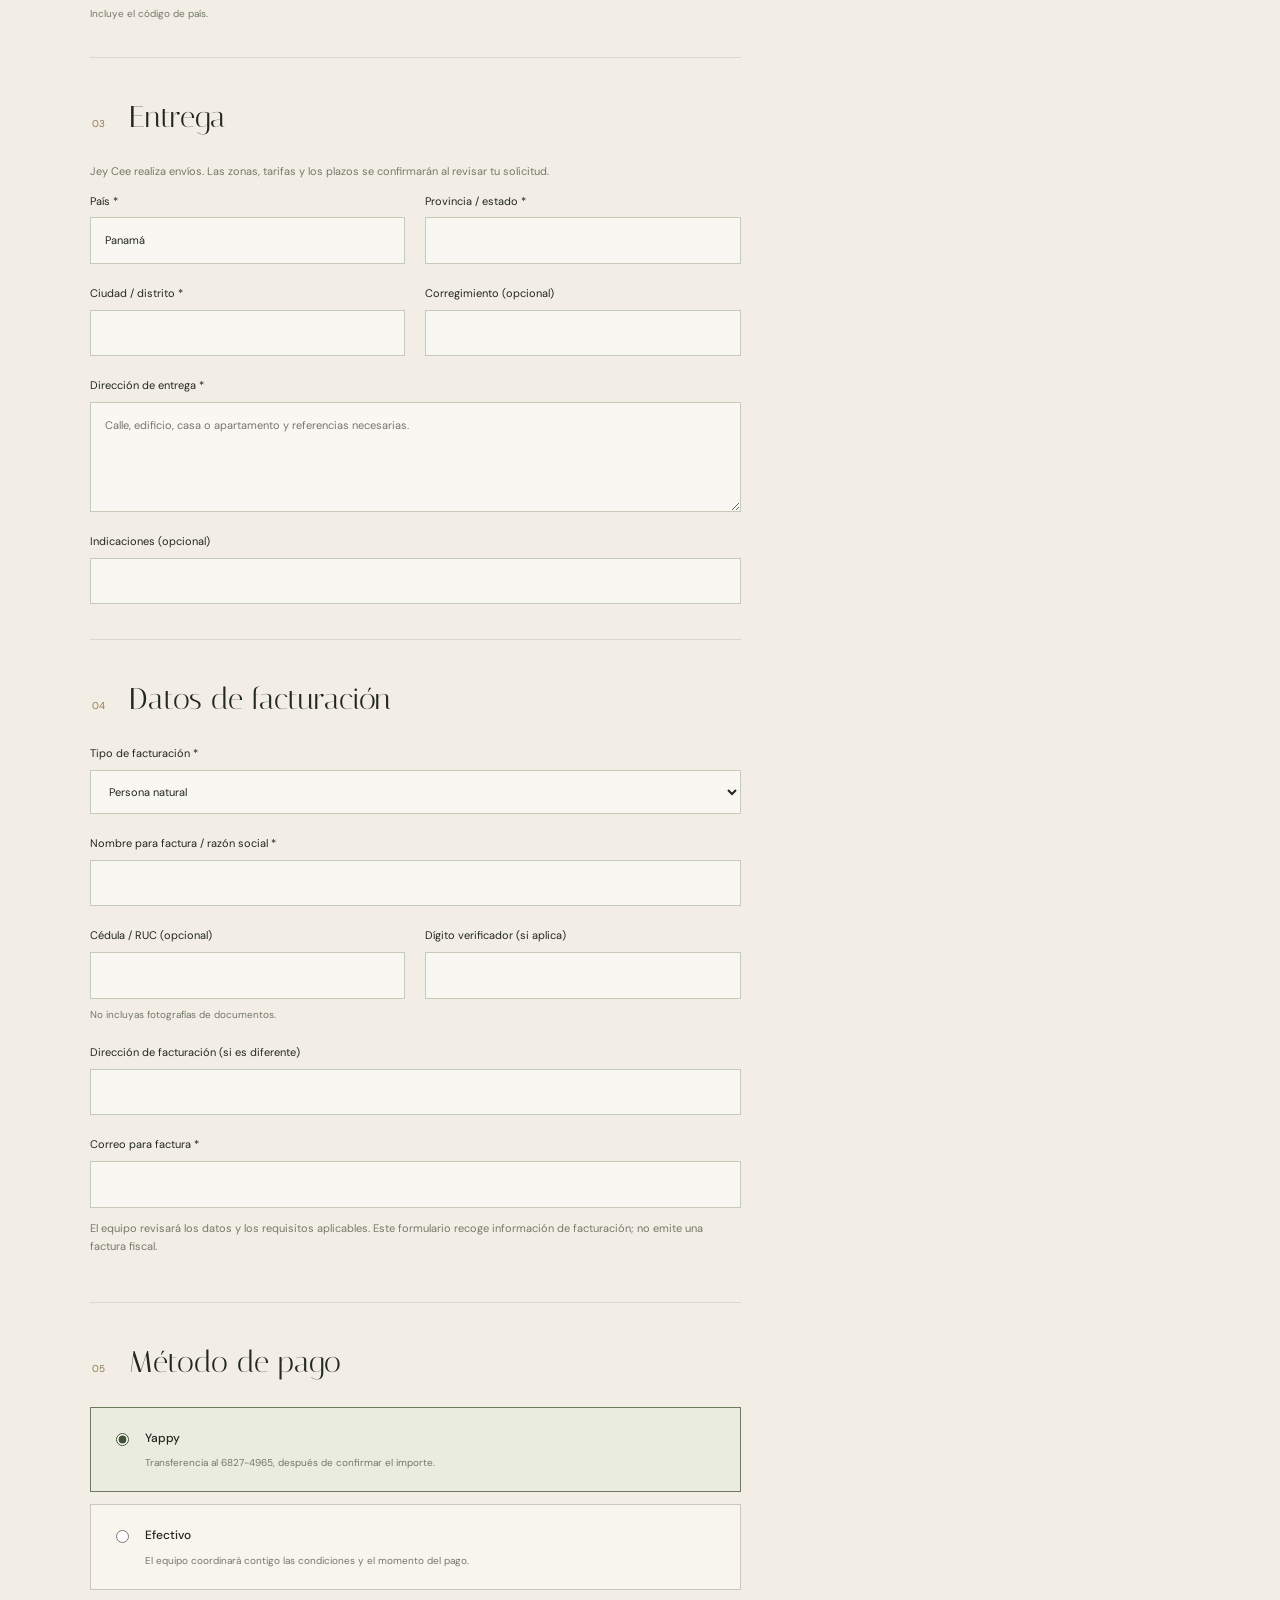
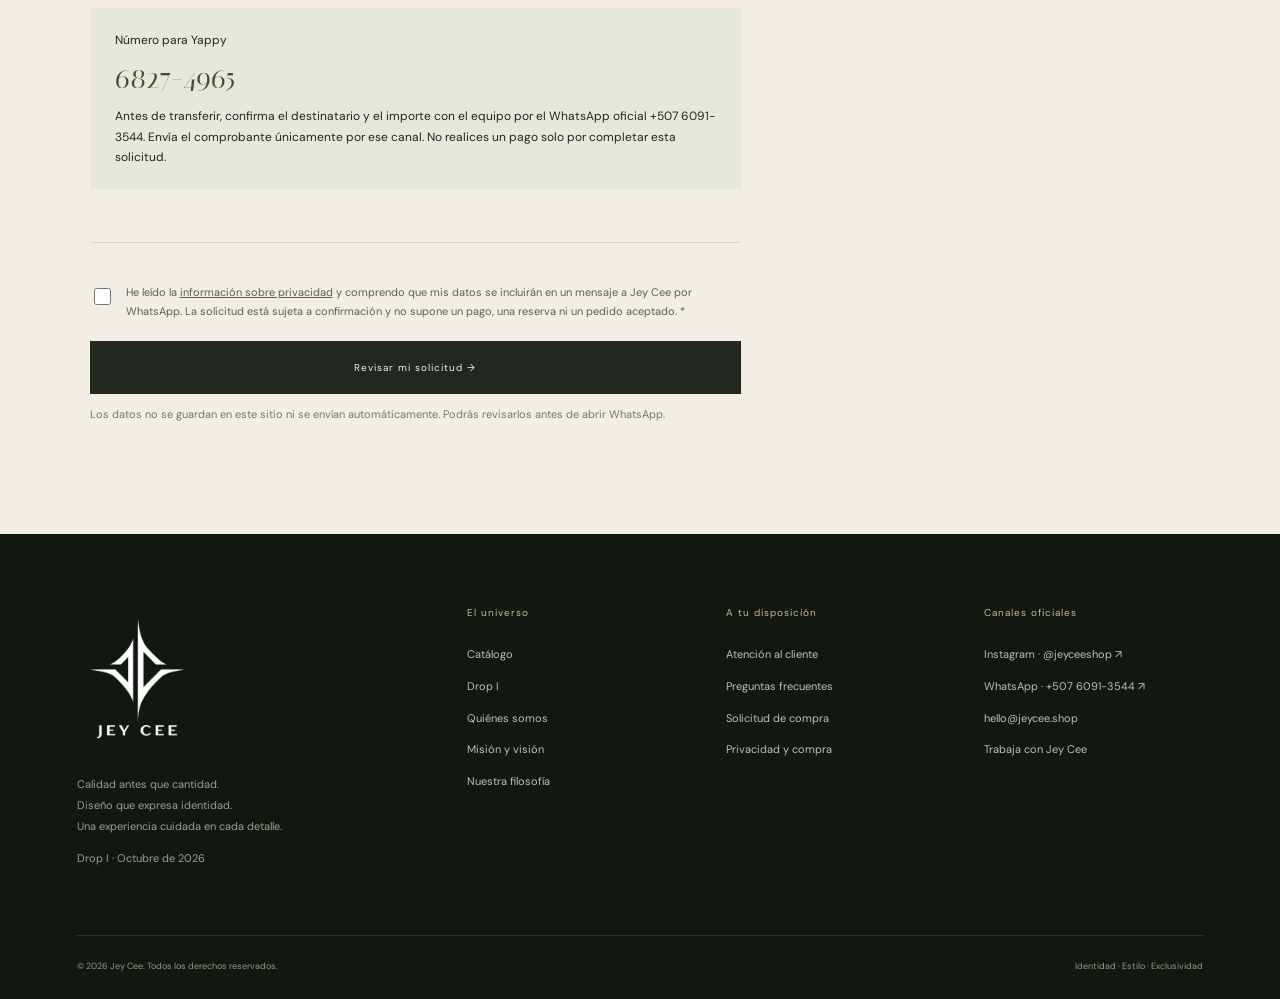
<file: checkout.html>
<!DOCTYPE html>
<html lang="es"><head><meta charset="UTF-8"><meta name="viewport" content="width=device-width, initial-scale=1"><meta name="theme-color" content="#141a15"><link rel="icon" type="image/png" href="assets/jey-cee-logo.png"><title>Solicitud y facturación — Jey Cee</title><meta name="description" content="Prepara tu solicitud a Jey Cee con datos de entrega y facturación. Preferencia de pago por Yappy o efectivo, sujeta a confirmación."><link rel="stylesheet" href="assets/brand.css"><script src="assets/catalog-data.js" defer></script><script src="assets/catalog.js" defer></script><script src="assets/brand.js" defer></script></head>
<body><a class="skip" href="#contenido">Saltar al contenido</a><div class="announcement">Jey Cee · Calidad antes que cantidad · Colecciones limitadas</div>
<header class="header"><div class="header-inner"><a class="wordmark logo-lockup" href="index.html" aria-label="Jey Cee, inicio"><img src="assets/jey-cee-logo.png" alt="Jey Cee" width="66" height="70"></a><nav class="nav" id="navigation" aria-label="Navegación principal"><a href="index.html">Inicio</a><a href="drop-i.html">Drop I</a><a href="catalogo.html">Catálogo</a><a href="maison.html">La marca</a><a href="soporte.html">Soporte</a></nav><a class="header-action" href="checkout.html" aria-current="page">Mi selección <span data-cart-count>0</span> ↗</a><button class="menu-toggle" type="button" aria-controls="navigation" aria-expanded="false" aria-label="Abrir menú"><span></span><span></span></button></div></header>
<main id="contenido"><section class="page-heading"><div class="breadcrumb"><a href="index.html">Inicio</a> / Tu solicitud</div><div class="eyebrow">El universo Jey Cee</div><h1>El siguiente paso,<br>con atención personal.</h1><p>Prepara tu solicitud de compra. Nuestro equipo confirmará los productos disponibles, el importe y las condiciones antes de cualquier pago.</p><ol class="process" aria-label="Proceso de solicitud"><li><span>1</span> Completa tus datos</li><li><span>2</span> Revisa la solicitud</li><li><span>3</span> Comparte por WhatsApp</li></ol></section><section class="section checkout"><div class="checkout-layout"><noscript><div class="notice">Para preparar el resumen necesitas JavaScript. También puedes solicitar atención directamente en <a href="https://wa.me/50760913544">WhatsApp</a> o en <a href="mailto:hello@jeycee.shop">hello@jeycee.shop</a>.</div></noscript><form id="checkout-form">
<fieldset><legend><span>01</span> Tu selección</legend><div class="notice" style="margin-bottom:25px">Selecciona tus prendas desde el catálogo y revisa las cantidades aquí. Las tallas, la disponibilidad y el envío se confirman con el equipo. También puedes enviar una consulta sin seleccionar prendas.</div><div id="checkout-cart"></div><p><a class="text-link" href="catalogo.html">Volver al catálogo ↗</a></p><label class="field"><span id="selection-label">¿Qué te gustaría consultar? *</span><textarea name="selection" maxlength="800" required placeholder="Por ejemplo: deseo información sobre Drop I."></textarea></label><div class="form-grid" id="consultation-quantity" style="margin-top:20px"><label class="field">Cantidad solicitada *<input name="quantity" type="number" min="1" max="99" value="1" required><small>Sujeta a confirmación de disponibilidad.</small></label><label class="field">Tallas de interés, por prenda (opcional)<input name="size" maxlength="200" placeholder="Por confirmar"><small>Las tallas oficiales se anunciarán con el producto.</small></label></div></fieldset>
<fieldset><legend><span>02</span> Datos de contacto</legend><p class="required-note">Los campos con * son obligatorios.</p><div class="form-grid"><label class="field">Nombre y apellido *<input name="name" autocomplete="name" maxlength="100" required></label><label class="field">Correo electrónico *<input name="email" type="email" autocomplete="email" maxlength="150" required></label><label class="field">Teléfono / WhatsApp *<input name="phone" type="tel" autocomplete="tel" minlength="7" maxlength="25" required placeholder="+507"><small>Incluye el código de país.</small></label></div></fieldset>
<fieldset><legend><span>03</span> Entrega</legend><p class="small">Jey Cee realiza envíos. Las zonas, tarifas y los plazos se confirmarán al revisar tu solicitud.</p><div class="form-grid"><label class="field">País *<input name="country" autocomplete="country-name" maxlength="60" required value="Panamá"></label><label class="field">Provincia / estado *<input name="region" autocomplete="address-level1" maxlength="80" required></label><label class="field">Ciudad / distrito *<input name="city" autocomplete="address-level2" maxlength="80" required></label><label class="field">Corregimiento (opcional)<input name="town" autocomplete="address-level3" maxlength="80"></label><label class="field full">Dirección de entrega *<textarea name="address" autocomplete="street-address" maxlength="300" required placeholder="Calle, edificio, casa o apartamento y referencias necesarias."></textarea></label><label class="field full">Indicaciones (opcional)<input name="deliveryNotes" maxlength="200"></label></div></fieldset>
<fieldset><legend><span>04</span> Datos de facturación</legend><label class="field" style="margin-bottom:20px">Tipo de facturación *<select name="invoiceType" id="invoice-type" required><option value="personal">Persona natural</option><option value="business">Empresa / persona jurídica</option></select></label><div class="form-grid"><label class="field full">Nombre para factura / razón social *<input name="billingName" maxlength="150" required></label><label class="field"><span id="tax-label">Cédula / RUC (opcional)</span><input name="taxId" id="tax-id" maxlength="50"><small>No incluyas fotografías de documentos.</small></label><label class="field"><span id="dv-label">Dígito verificador (si aplica)</span><input name="dv" id="tax-dv" maxlength="10"></label><label class="field full">Dirección de facturación (si es diferente)<input name="billingAddress" maxlength="300" autocomplete="billing street-address"></label><label class="field full">Correo para factura *<input name="billingEmail" type="email" autocomplete="billing email" maxlength="150" required></label></div><p class="small">El equipo revisará los datos y los requisitos aplicables. Este formulario recoge información de facturación; no emite una factura fiscal.</p></fieldset>
<fieldset><legend><span>05</span> Método de pago</legend><label class="radio-card"><input type="radio" name="payment" value="Yappy" required checked><span><b>Yappy</b><small>Transferencia al 6827-4965, después de confirmar el importe.</small></span></label><label class="radio-card"><input type="radio" name="payment" value="Efectivo" required><span><b>Efectivo</b><small>El equipo coordinará contigo las condiciones y el momento del pago.</small></span></label><div class="payment-info" id="yappy-info">Número para Yappy<strong>6827-4965</strong><span>Antes de transferir, confirma el destinatario y el importe con el equipo por el WhatsApp oficial +507 6091-3544. Envía el comprobante únicamente por ese canal. No realices un pago solo por completar esta solicitud.</span></div><div class="payment-info" id="cash-info" hidden>Has elegido efectivo. La modalidad y las condiciones del pago se acordarán con nuestro equipo; no se confirma pago contra entrega desde esta web.</div></fieldset>
<div class="consent-area"><label class="check"><input name="consent" type="checkbox" required><span>He leído la <a href="informacion.html#privacidad" target="_blank" rel="noopener">información sobre privacidad</a> y comprendo que mis datos se incluirán en un mensaje a Jey Cee por WhatsApp. La solicitud está sujeta a confirmación y no supone un pago, una reserva ni un pedido aceptado. *</span></label><button class="btn" type="submit" disabled>Revisar mi solicitud →</button><p class="small">Los datos no se guardan en este sitio ni se envían automáticamente. Podrás revisarlos antes de abrir WhatsApp.</p></div>
<section class="review-panel" id="review-panel" hidden aria-labelledby="review-title" tabindex="-1"><div class="eyebrow">Un momento para revisar</div><h2 id="review-title">Tu solicitud preparada.</h2><p class="small">Comprueba tus datos. Al abrir WhatsApp todavía tendrás que pulsar enviar. Nuestro equipo debe confirmar disponibilidad, importe, envío y pago.</p><dl id="review-details"></dl><a class="btn" id="whatsapp-send" target="_blank" rel="noopener noreferrer">Abrir WhatsApp y revisar ↗</a><button class="btn btn-outline" id="edit-request" type="button">Corregir datos</button><p class="small">¿No puedes usar WhatsApp? <a class="text-link" id="email-request">Preparar por correo ↗</a></p><p class="form-status" id="request-status" role="status"></p></section>
</form><aside class="summary-box" aria-label="Resumen de condiciones"><div class="eyebrow">Atención personalizada</div><h2>Tu solicitud.</h2><div class="summary-row"><span>Disponibilidad</span><span>Por confirmar</span></div><div id="cart-totals"><div class="summary-row"><span>Subtotal e ITBMS</span><span>Selecciona tus prendas</span></div></div><div class="summary-row"><span>Envío</span><span>Por confirmar</span></div><div class="summary-row"><span>Importe final</span><span>Se confirma con el equipo</span></div><div class="summary-row"><span>Preferencia de pago</span><span id="payment-summary">Yappy</span></div><p class="small">Sin cobro en línea. Esta web no verifica transferencias, no emite facturas ni confirma existencias.</p><a class="text-link" href="soporte.html">¿Necesitas ayuda? ↗</a></aside></div></section></main>
<footer class="footer"><div class="footer-grid"><div><a class="wordmark logo-lockup" href="index.html"><img src="assets/jey-cee-logo.png" alt="Jey Cee" width="120" height="145"></a><p>Calidad antes que cantidad.<br>Diseño que expresa identidad.<br>Una experiencia cuidada en cada detalle.</p><p>Drop I · Octubre de 2026</p></div><div><h3>El universo</h3><a href="catalogo.html">Catálogo</a><a href="drop-i.html">Drop I</a><a href="maison.html">Quiénes somos</a><a href="maison.html#mision">Misión y visión</a><a href="maison.html#filosofia">Nuestra filosofía</a></div><div><h3>A tu disposición</h3><a href="soporte.html">Atención al cliente</a><a href="soporte.html#preguntas">Preguntas frecuentes</a><a href="checkout.html">Solicitud de compra</a><a href="informacion.html">Privacidad y compra</a></div><div><h3>Canales oficiales</h3><a href="https://www.instagram.com/jeyceeshop/" target="_blank" rel="noopener noreferrer">Instagram · @jeyceeshop ↗</a><a href="https://wa.me/50760913544" target="_blank" rel="noopener noreferrer">WhatsApp · +507 6091-3544 ↗</a><a href="mailto:hello@jeycee.shop">hello@jeycee.shop</a><a href="soporte.html#colaboraciones">Trabaja con Jey Cee</a></div></div><div class="footer-bottom"><span>© 2026 Jey Cee. Todos los derechos reservados.</span><span>Identidad · Estilo · Exclusividad</span></div></footer></body></html>
</file>
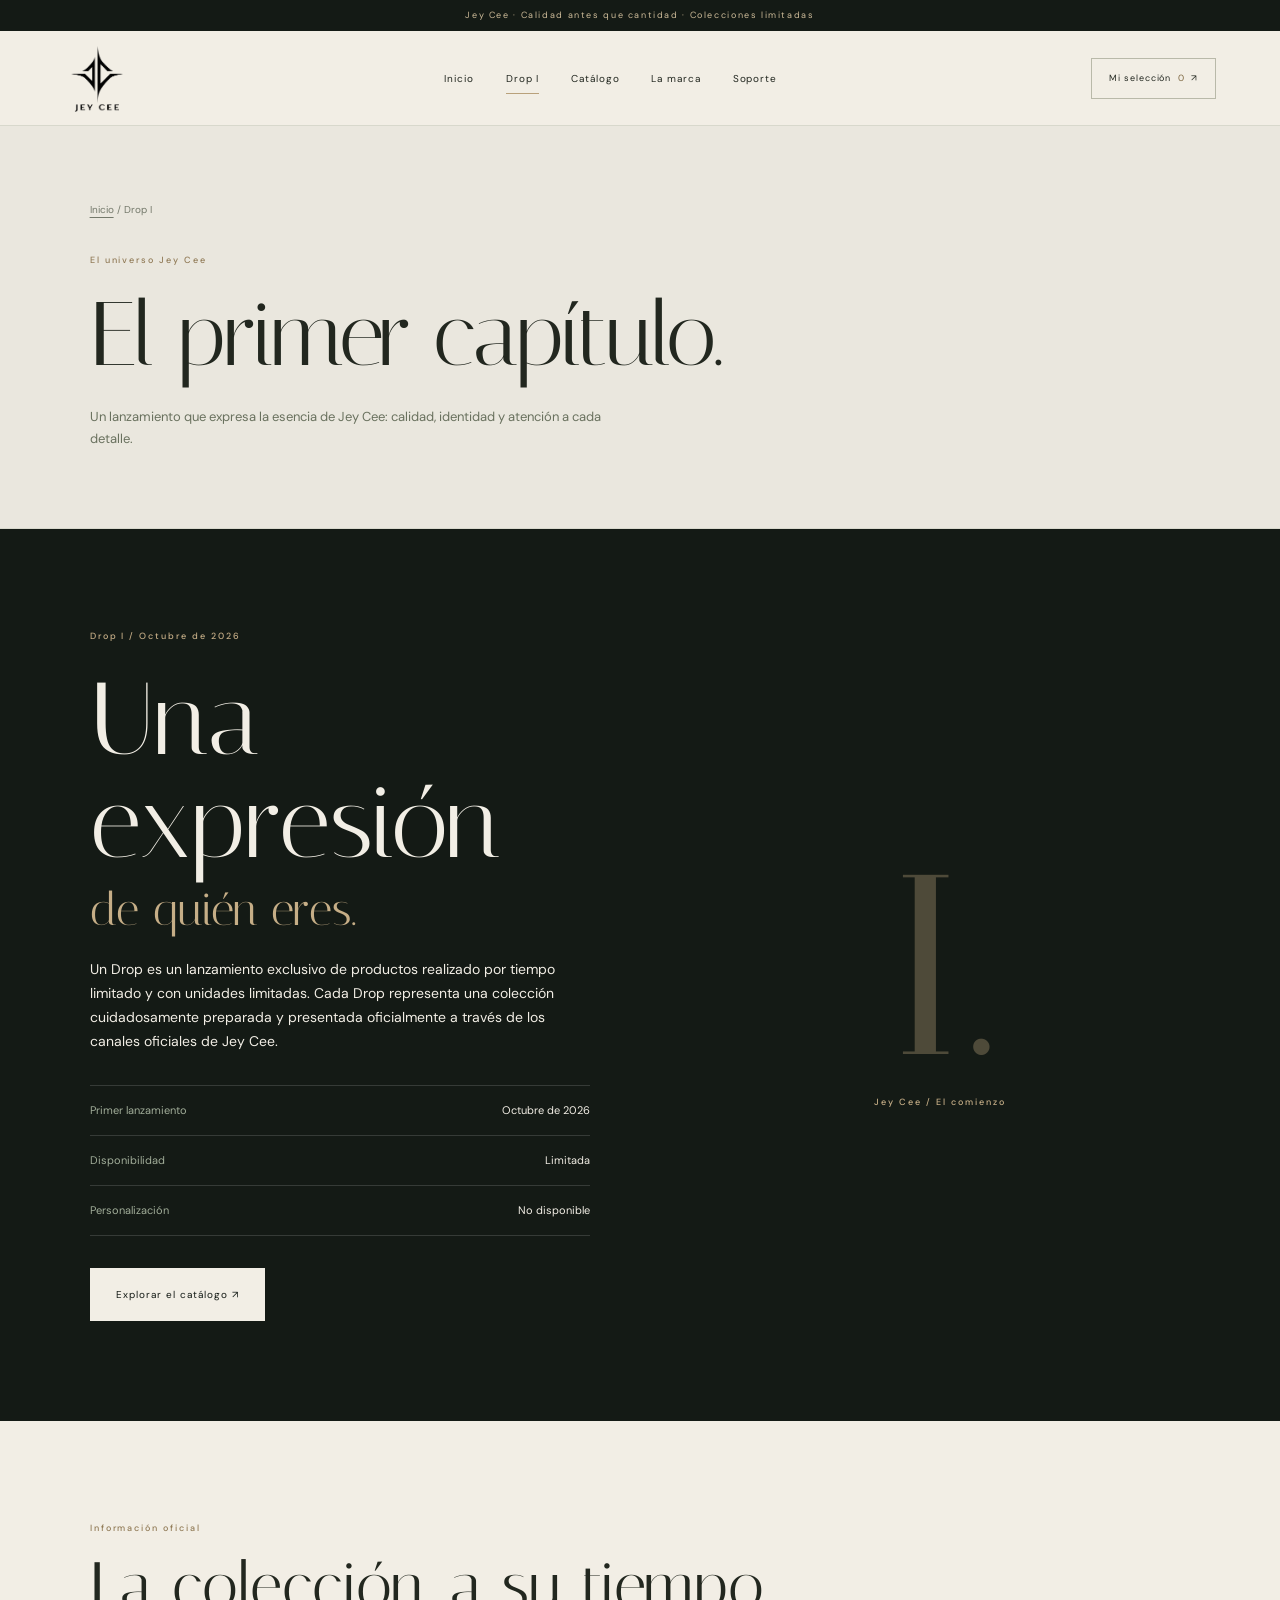
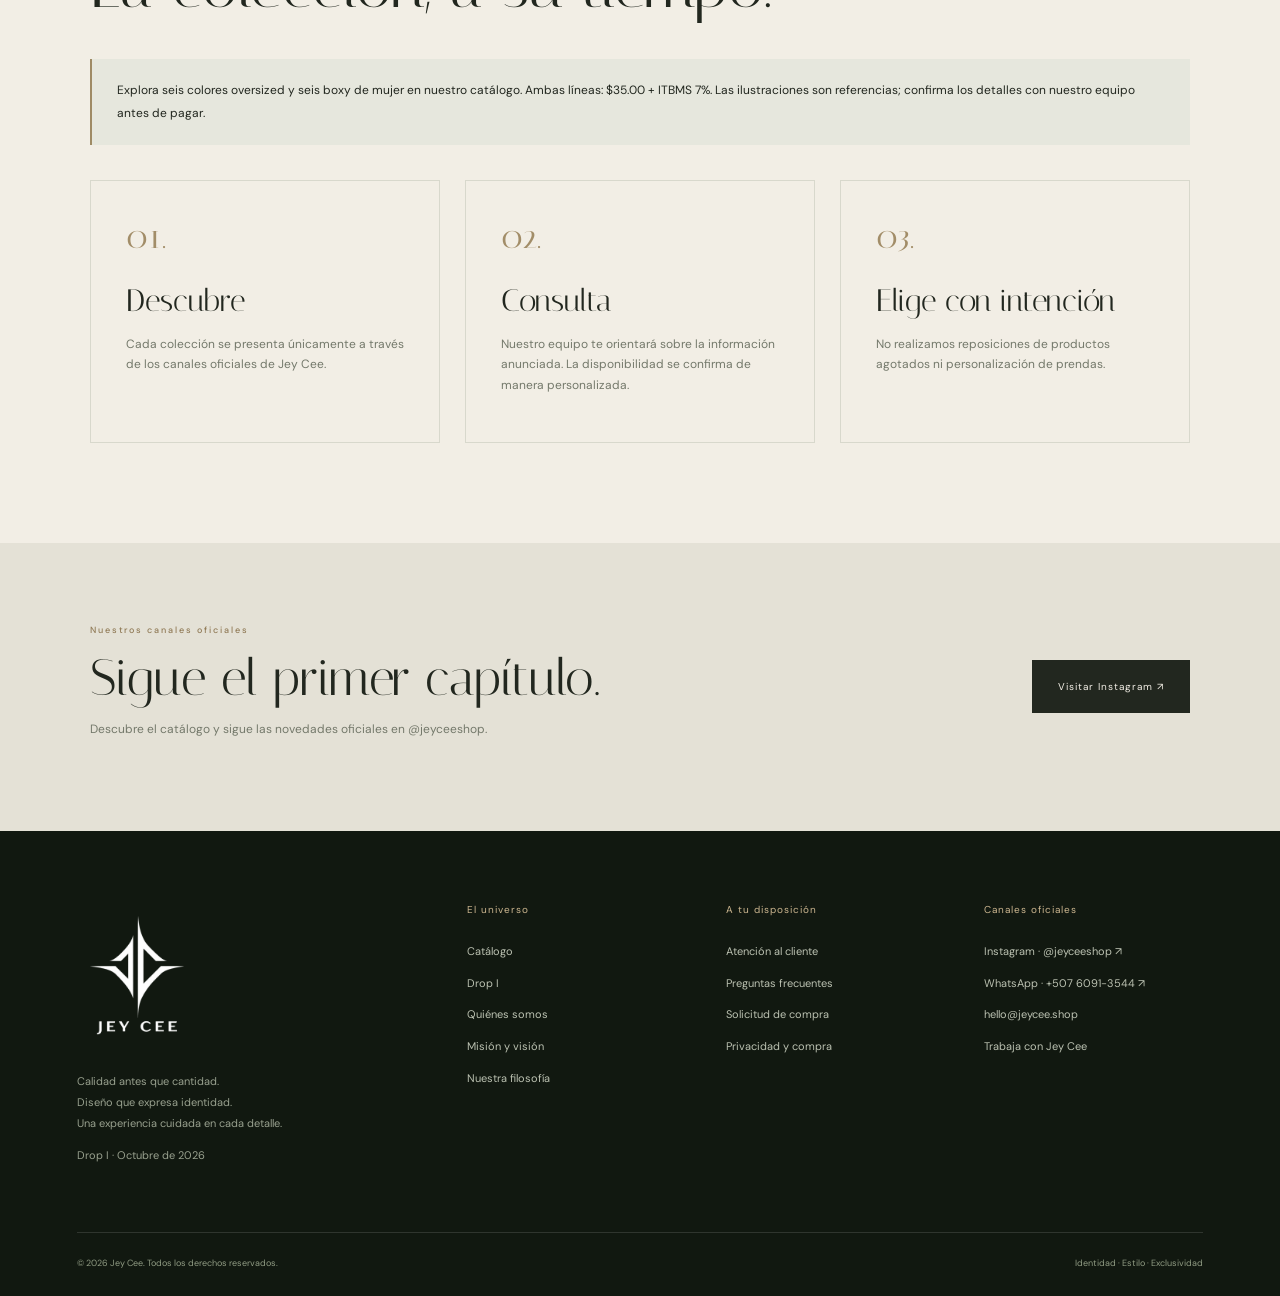
<file: drop-i.html>
<!DOCTYPE html>
<html lang="es"><head><meta charset="UTF-8"><meta name="viewport" content="width=device-width, initial-scale=1"><meta name="theme-color" content="#141a15"><link rel="icon" type="image/png" href="assets/jey-cee-logo.png"><title>Drop I — Jey Cee</title><meta name="description" content="El primer lanzamiento oficial de Jey Cee, previsto para octubre de 2026. Colecciones limitadas, sin reposiciones."><link rel="stylesheet" href="assets/brand.css"><script src="assets/catalog-data.js" defer></script><script src="assets/catalog.js" defer></script><script src="assets/brand.js" defer></script></head>
<body><a class="skip" href="#contenido">Saltar al contenido</a><div class="announcement">Jey Cee · Calidad antes que cantidad · Colecciones limitadas</div>
<header class="header"><div class="header-inner"><a class="wordmark logo-lockup" href="index.html" aria-label="Jey Cee, inicio"><img src="assets/jey-cee-logo.png" alt="Jey Cee" width="66" height="70"></a><nav class="nav" id="navigation" aria-label="Navegación principal"><a href="index.html">Inicio</a><a href="drop-i.html" aria-current="page">Drop I</a><a href="catalogo.html">Catálogo</a><a href="maison.html">La marca</a><a href="soporte.html">Soporte</a></nav><a class="header-action" href="checkout.html">Mi selección <span data-cart-count>0</span> ↗</a><button class="menu-toggle" type="button" aria-controls="navigation" aria-expanded="false" aria-label="Abrir menú"><span></span><span></span></button></div></header>
<main id="contenido"><section class="page-heading"><div class="breadcrumb"><a href="index.html">Inicio</a> / Drop I</div><div class="eyebrow">El universo Jey Cee</div><h1>El primer capítulo.</h1><p>Un lanzamiento que expresa la esencia de Jey Cee: calidad, identidad y atención a cada detalle.</p></section><section class="dark"><div class="section"><div class="split"><div class="reveal"><div class="eyebrow">Drop I / Octubre de 2026</div><h2 class="drop-title">Una expresión<br><span>de quién eres.</span></h2><p>Un Drop es un lanzamiento exclusivo de productos realizado por tiempo limitado y con unidades limitadas. Cada Drop representa una colección cuidadosamente preparada y presentada oficialmente a través de los canales oficiales de Jey Cee.</p><div class="facts"><div><dt>Primer lanzamiento</dt><dd>Octubre de 2026</dd></div><div><dt>Disponibilidad</dt><dd>Limitada</dd></div><div><dt>Personalización</dt><dd>No disponible</dd></div></div><a class="btn btn-light" href="catalogo.html">Explorar el catálogo ↗</a></div><div class="center reveal"><div class="launch-mark" aria-hidden="true">I.</div><div class="eyebrow">Jey Cee / El comienzo</div></div></div></div></section>
<section class="section"><div class="section-head"><div><div class="eyebrow">Información oficial</div><h2>La colección, a su tiempo.</h2></div></div><div class="notice">Explora seis colores oversized y seis boxy de mujer en nuestro catálogo. Ambas líneas: $35.00 + ITBMS 7%. Las ilustraciones son referencias; confirma los detalles con nuestro equipo antes de pagar.</div><div class="cards" style="margin-top:35px"><article class="card"><span class="number">01.</span><h3>Descubre</h3><p>Cada colección se presenta únicamente a través de los canales oficiales de Jey Cee.</p></article><article class="card"><span class="number">02.</span><h3>Consulta</h3><p>Nuestro equipo te orientará sobre la información anunciada. La disponibilidad se confirma de manera personalizada.</p></article><article class="card"><span class="number">03.</span><h3>Elige con intención</h3><p>No realizamos reposiciones de productos agotados ni personalización de prendas.</p></article></div></section>
<section class="brand-banner"><div><div class="eyebrow">Nuestros canales oficiales</div><h2>Sigue el primer capítulo.</h2><p>Descubre el catálogo y sigue las novedades oficiales en @jeyceeshop.</p></div><a class="btn" href="https://www.instagram.com/jeyceeshop/" target="_blank" rel="noopener noreferrer">Visitar Instagram ↗</a></section></main>
<footer class="footer"><div class="footer-grid"><div><a class="wordmark logo-lockup" href="index.html"><img src="assets/jey-cee-logo.png" alt="Jey Cee" width="120" height="145"></a><p>Calidad antes que cantidad.<br>Diseño que expresa identidad.<br>Una experiencia cuidada en cada detalle.</p><p>Drop I · Octubre de 2026</p></div><div><h3>El universo</h3><a href="catalogo.html">Catálogo</a><a href="drop-i.html">Drop I</a><a href="maison.html">Quiénes somos</a><a href="maison.html#mision">Misión y visión</a><a href="maison.html#filosofia">Nuestra filosofía</a></div><div><h3>A tu disposición</h3><a href="soporte.html">Atención al cliente</a><a href="soporte.html#preguntas">Preguntas frecuentes</a><a href="checkout.html">Solicitud de compra</a><a href="informacion.html">Privacidad y compra</a></div><div><h3>Canales oficiales</h3><a href="https://www.instagram.com/jeyceeshop/" target="_blank" rel="noopener noreferrer">Instagram · @jeyceeshop ↗</a><a href="https://wa.me/50760913544" target="_blank" rel="noopener noreferrer">WhatsApp · +507 6091-3544 ↗</a><a href="mailto:hello@jeycee.shop">hello@jeycee.shop</a><a href="soporte.html#colaboraciones">Trabaja con Jey Cee</a></div></div><div class="footer-bottom"><span>© 2026 Jey Cee. Todos los derechos reservados.</span><span>Identidad · Estilo · Exclusividad</span></div></footer></body></html>
</file>
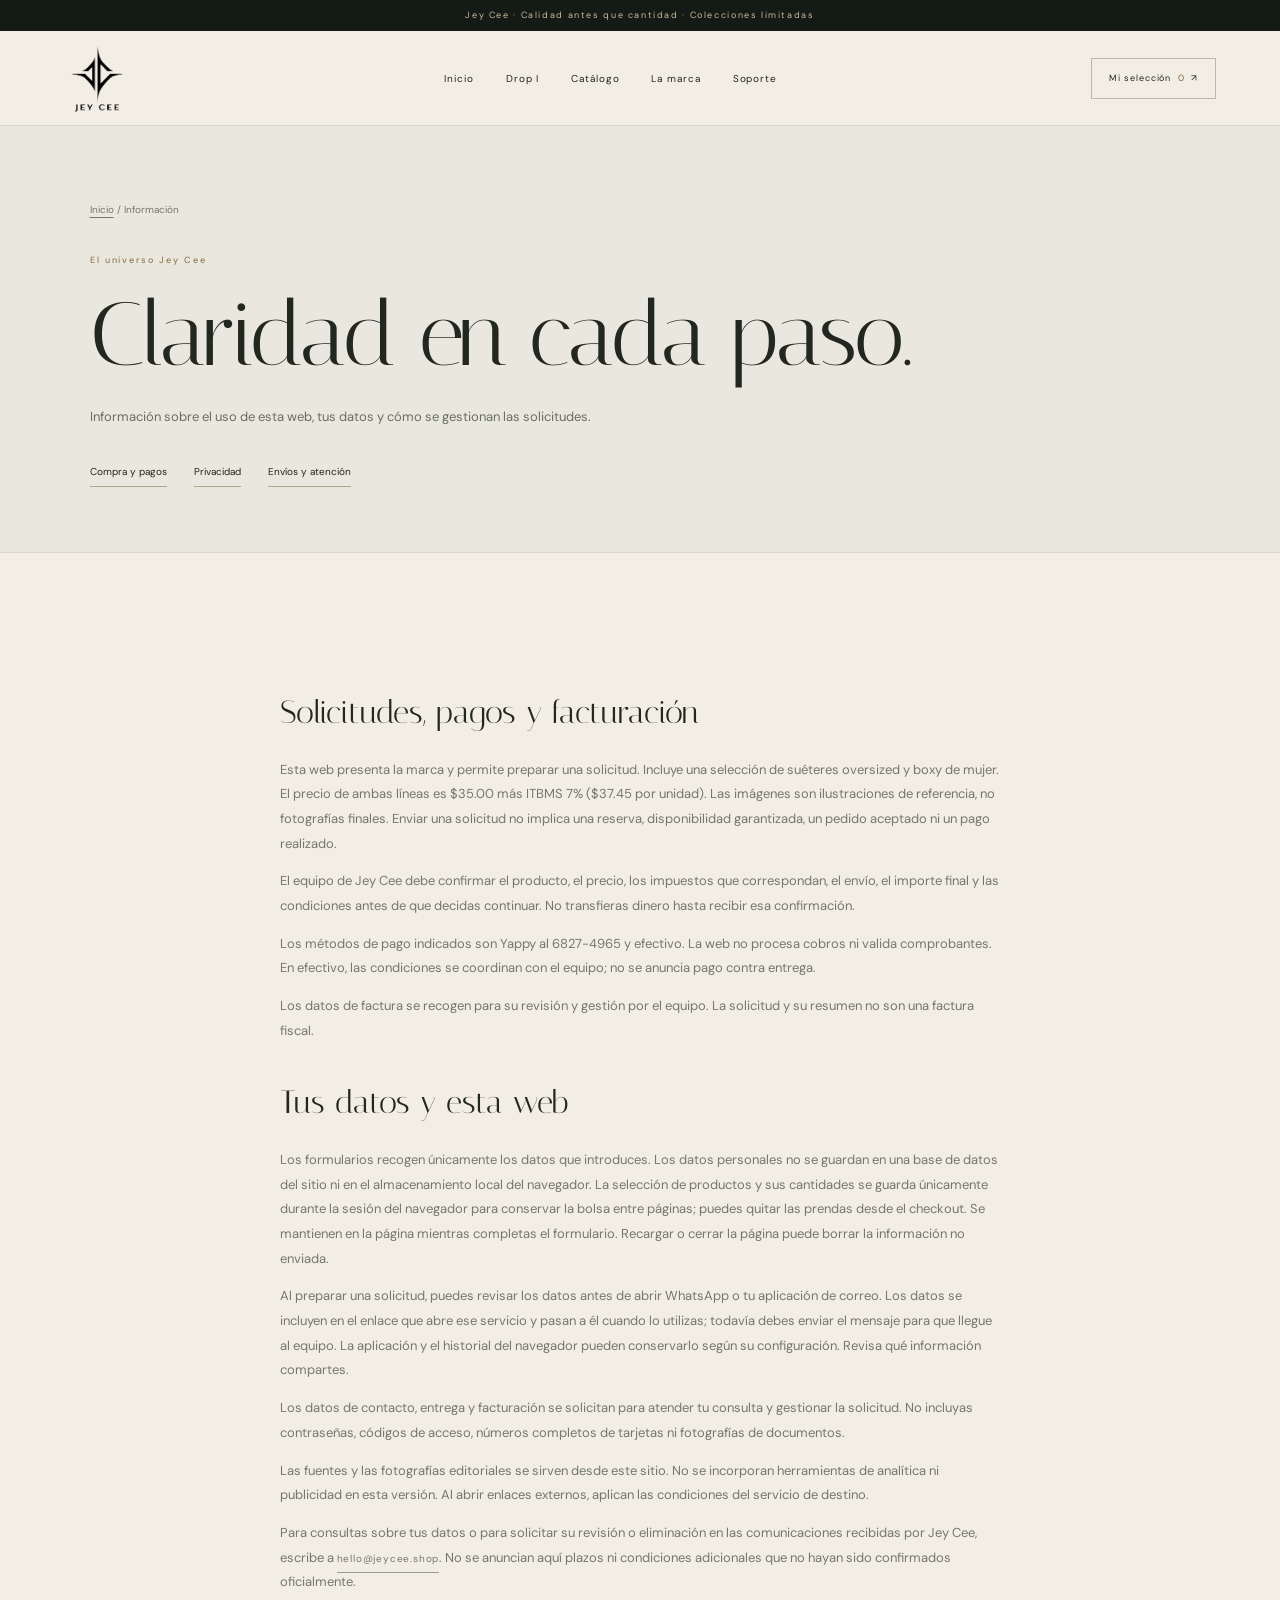
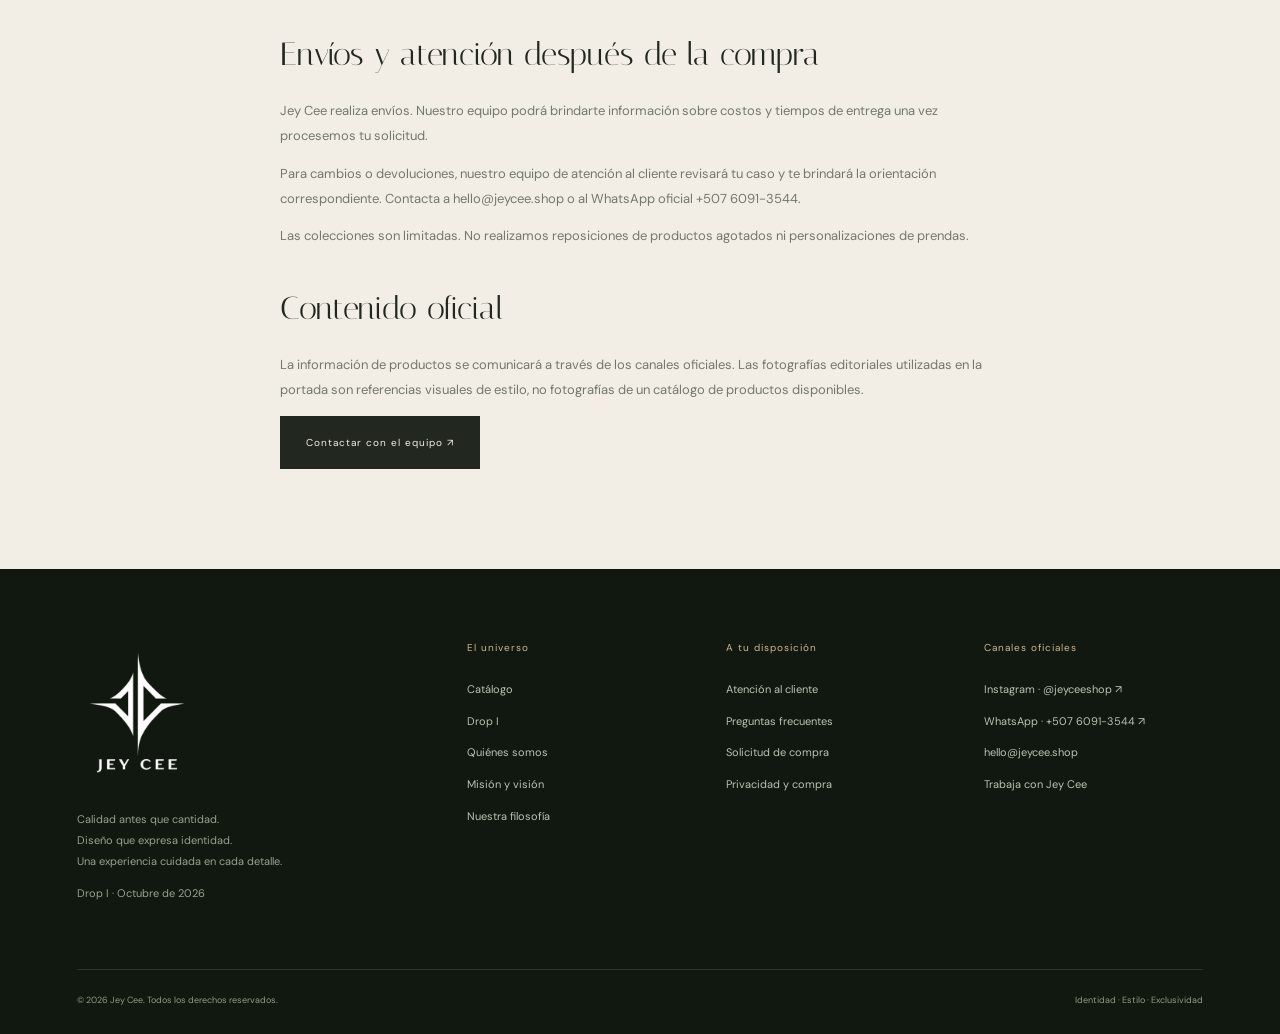
<file: informacion.html>
<!DOCTYPE html>
<html lang="es"><head><meta charset="UTF-8"><meta name="viewport" content="width=device-width, initial-scale=1"><meta name="theme-color" content="#141a15"><link rel="icon" type="image/png" href="assets/jey-cee-logo.png"><title>Compra y privacidad — Jey Cee</title><meta name="description" content="Información de Jey Cee sobre solicitudes, pagos, facturación, envíos y uso de datos en esta web."><link rel="stylesheet" href="assets/brand.css"><script src="assets/catalog-data.js" defer></script><script src="assets/catalog.js" defer></script><script src="assets/brand.js" defer></script></head>
<body><a class="skip" href="#contenido">Saltar al contenido</a><div class="announcement">Jey Cee · Calidad antes que cantidad · Colecciones limitadas</div>
<header class="header"><div class="header-inner"><a class="wordmark logo-lockup" href="index.html" aria-label="Jey Cee, inicio"><img src="assets/jey-cee-logo.png" alt="Jey Cee" width="66" height="70"></a><nav class="nav" id="navigation" aria-label="Navegación principal"><a href="index.html">Inicio</a><a href="drop-i.html">Drop I</a><a href="catalogo.html">Catálogo</a><a href="maison.html">La marca</a><a href="soporte.html">Soporte</a></nav><a class="header-action" href="checkout.html">Mi selección <span data-cart-count>0</span> ↗</a><button class="menu-toggle" type="button" aria-controls="navigation" aria-expanded="false" aria-label="Abrir menú"><span></span><span></span></button></div></header>
<main id="contenido"><section class="page-heading"><div class="breadcrumb"><a href="index.html">Inicio</a> / Información</div><div class="eyebrow">El universo Jey Cee</div><h1>Claridad en cada paso.</h1><p>Información sobre el uso de esta web, tus datos y cómo se gestionan las solicitudes.</p><nav class="subnav" aria-label="En esta página"><a href="#compra">Compra y pagos</a><a href="#privacidad">Privacidad</a><a href="#envios">Envíos y atención</a></nav></section><article class="section legal"><section id="compra"><h2>Solicitudes, pagos y facturación</h2><p>Esta web presenta la marca y permite preparar una solicitud. Incluye una selección de suéteres oversized y boxy de mujer. El precio de ambas líneas es $35.00 más ITBMS 7% ($37.45 por unidad). Las imágenes son ilustraciones de referencia, no fotografías finales. Enviar una solicitud no implica una reserva, disponibilidad garantizada, un pedido aceptado ni un pago realizado.</p><p>El equipo de Jey Cee debe confirmar el producto, el precio, los impuestos que correspondan, el envío, el importe final y las condiciones antes de que decidas continuar. No transfieras dinero hasta recibir esa confirmación.</p><p>Los métodos de pago indicados son Yappy al 6827-4965 y efectivo. La web no procesa cobros ni valida comprobantes. En efectivo, las condiciones se coordinan con el equipo; no se anuncia pago contra entrega.</p><p>Los datos de factura se recogen para su revisión y gestión por el equipo. La solicitud y su resumen no son una factura fiscal.</p></section><section id="privacidad"><h2>Tus datos y esta web</h2><p>Los formularios recogen únicamente los datos que introduces. Los datos personales no se guardan en una base de datos del sitio ni en el almacenamiento local del navegador. La selección de productos y sus cantidades se guarda únicamente durante la sesión del navegador para conservar la bolsa entre páginas; puedes quitar las prendas desde el checkout. Se mantienen en la página mientras completas el formulario. Recargar o cerrar la página puede borrar la información no enviada.</p><p>Al preparar una solicitud, puedes revisar los datos antes de abrir WhatsApp o tu aplicación de correo. Los datos se incluyen en el enlace que abre ese servicio y pasan a él cuando lo utilizas; todavía debes enviar el mensaje para que llegue al equipo. La aplicación y el historial del navegador pueden conservarlo según su configuración. Revisa qué información compartes.</p><p>Los datos de contacto, entrega y facturación se solicitan para atender tu consulta y gestionar la solicitud. No incluyas contraseñas, códigos de acceso, números completos de tarjetas ni fotografías de documentos.</p><p>Las fuentes y las fotografías editoriales se sirven desde este sitio. No se incorporan herramientas de analítica ni publicidad en esta versión. Al abrir enlaces externos, aplican las condiciones del servicio de destino.</p><p>Para consultas sobre tus datos o para solicitar su revisión o eliminación en las comunicaciones recibidas por Jey Cee, escribe a <a class="text-link" href="mailto:hello@jeycee.shop">hello@jeycee.shop</a>. No se anuncian aquí plazos ni condiciones adicionales que no hayan sido confirmados oficialmente.</p></section><section id="envios"><h2>Envíos y atención después de la compra</h2><p>Jey Cee realiza envíos. Nuestro equipo podrá brindarte información sobre costos y tiempos de entrega una vez procesemos tu solicitud.</p><p>Para cambios o devoluciones, nuestro equipo de atención al cliente revisará tu caso y te brindará la orientación correspondiente. Contacta a hello@jeycee.shop o al WhatsApp oficial +507 6091-3544.</p><p>Las colecciones son limitadas. No realizamos reposiciones de productos agotados ni personalizaciones de prendas.</p></section><section><h2>Contenido oficial</h2><p>La información de productos se comunicará a través de los canales oficiales. Las fotografías editoriales utilizadas en la portada son referencias visuales de estilo, no fotografías de un catálogo de productos disponibles.</p><a class="btn" href="soporte.html">Contactar con el equipo ↗</a></section></article></main>
<footer class="footer"><div class="footer-grid"><div><a class="wordmark logo-lockup" href="index.html"><img src="assets/jey-cee-logo.png" alt="Jey Cee" width="120" height="145"></a><p>Calidad antes que cantidad.<br>Diseño que expresa identidad.<br>Una experiencia cuidada en cada detalle.</p><p>Drop I · Octubre de 2026</p></div><div><h3>El universo</h3><a href="catalogo.html">Catálogo</a><a href="drop-i.html">Drop I</a><a href="maison.html">Quiénes somos</a><a href="maison.html#mision">Misión y visión</a><a href="maison.html#filosofia">Nuestra filosofía</a></div><div><h3>A tu disposición</h3><a href="soporte.html">Atención al cliente</a><a href="soporte.html#preguntas">Preguntas frecuentes</a><a href="checkout.html">Solicitud de compra</a><a href="informacion.html">Privacidad y compra</a></div><div><h3>Canales oficiales</h3><a href="https://www.instagram.com/jeyceeshop/" target="_blank" rel="noopener noreferrer">Instagram · @jeyceeshop ↗</a><a href="https://wa.me/50760913544" target="_blank" rel="noopener noreferrer">WhatsApp · +507 6091-3544 ↗</a><a href="mailto:hello@jeycee.shop">hello@jeycee.shop</a><a href="soporte.html#colaboraciones">Trabaja con Jey Cee</a></div></div><div class="footer-bottom"><span>© 2026 Jey Cee. Todos los derechos reservados.</span><span>Identidad · Estilo · Exclusividad</span></div></footer></body></html>
</file>
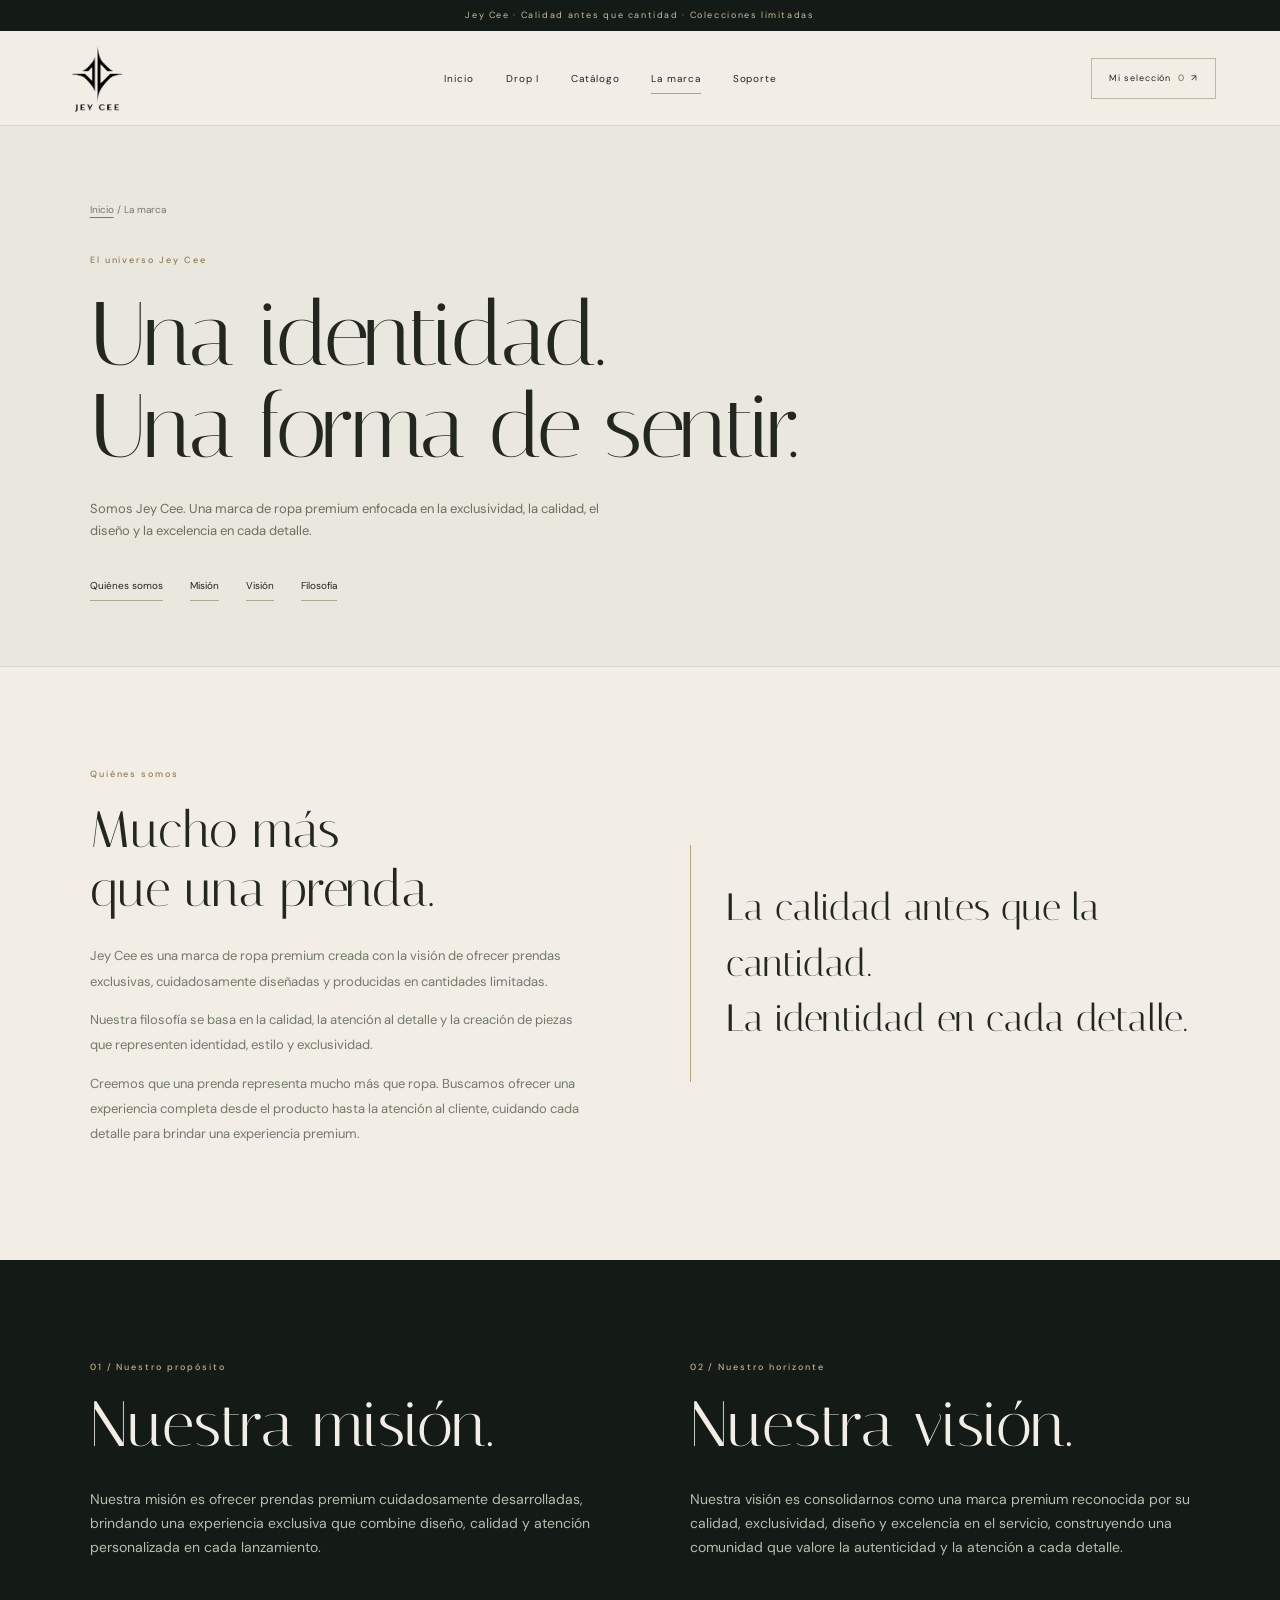
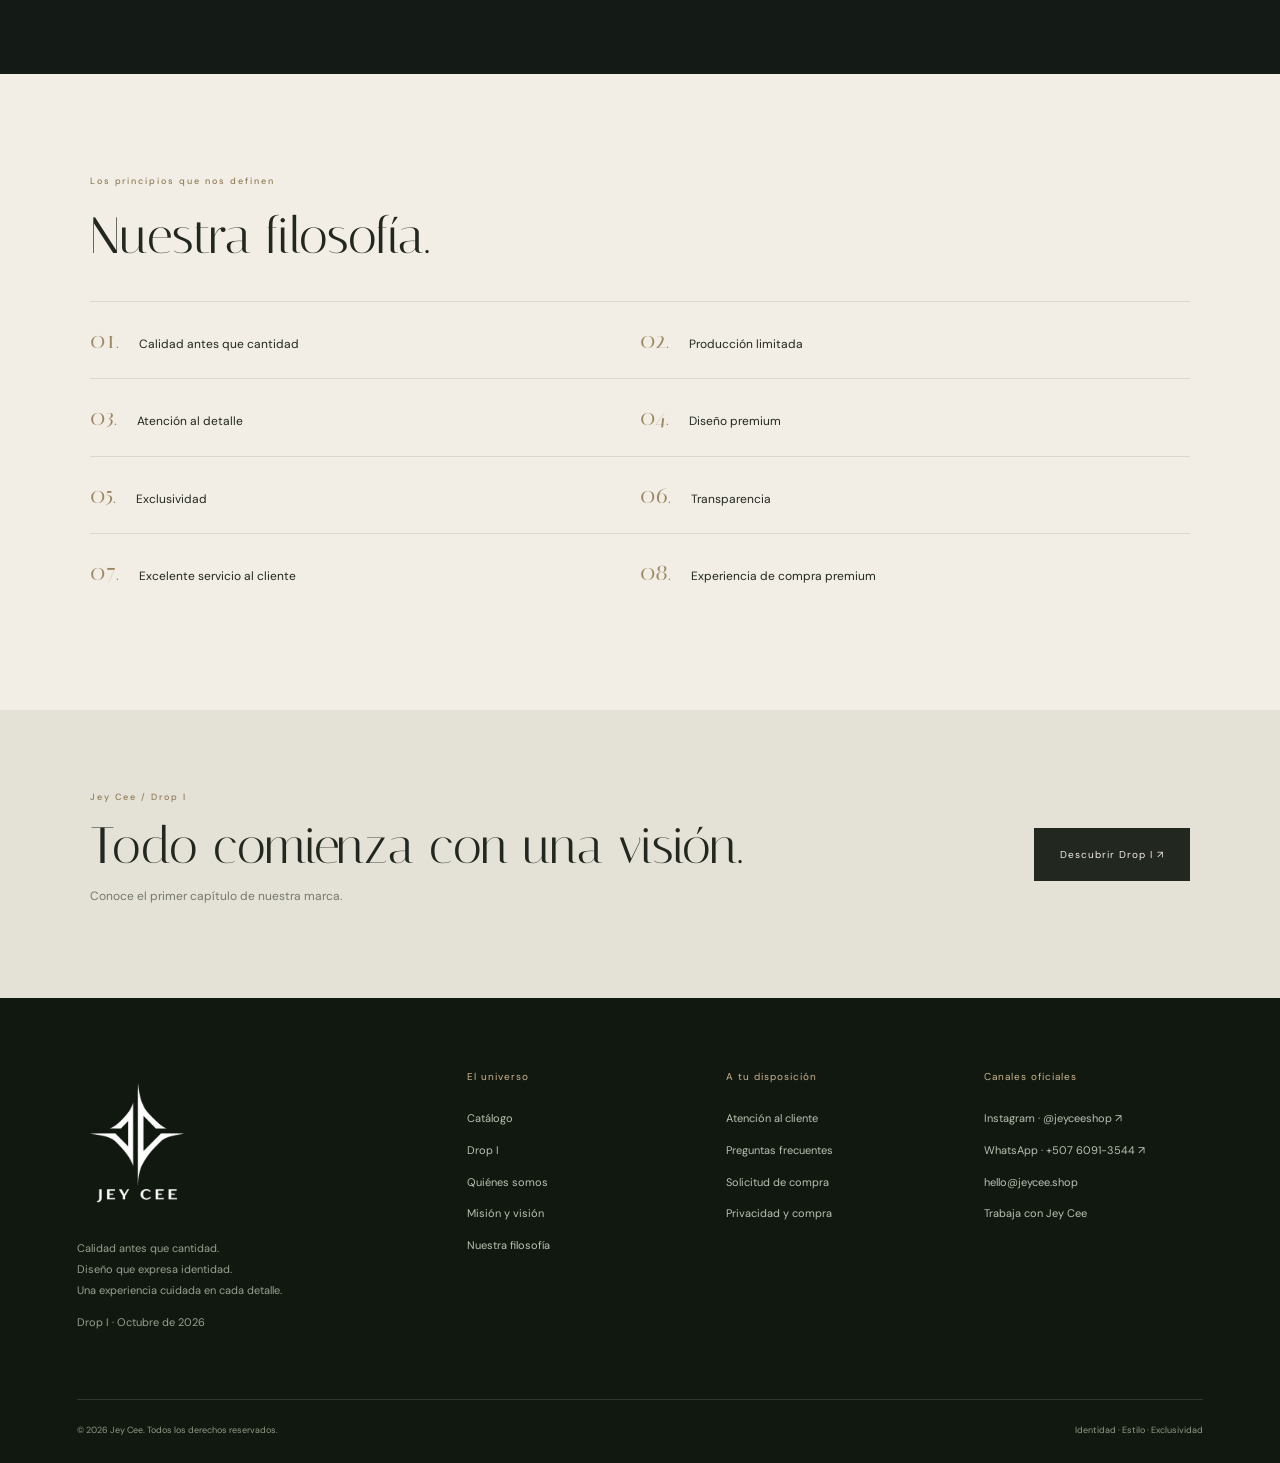
<file: maison.html>
<!DOCTYPE html>
<html lang="es"><head><meta charset="UTF-8"><meta name="viewport" content="width=device-width, initial-scale=1"><meta name="theme-color" content="#141a15"><link rel="icon" type="image/png" href="assets/jey-cee-logo.png"><title>Quiénes somos — Jey Cee</title><meta name="description" content="Conoce la misión, visión y filosofía oficial de Jey Cee. Calidad, exclusividad y atención al detalle."><link rel="stylesheet" href="assets/brand.css"><script src="assets/catalog-data.js" defer></script><script src="assets/catalog.js" defer></script><script src="assets/brand.js" defer></script></head>
<body><a class="skip" href="#contenido">Saltar al contenido</a><div class="announcement">Jey Cee · Calidad antes que cantidad · Colecciones limitadas</div>
<header class="header"><div class="header-inner"><a class="wordmark logo-lockup" href="index.html" aria-label="Jey Cee, inicio"><img src="assets/jey-cee-logo.png" alt="Jey Cee" width="66" height="70"></a><nav class="nav" id="navigation" aria-label="Navegación principal"><a href="index.html">Inicio</a><a href="drop-i.html">Drop I</a><a href="catalogo.html">Catálogo</a><a href="maison.html" aria-current="page">La marca</a><a href="soporte.html">Soporte</a></nav><a class="header-action" href="checkout.html">Mi selección <span data-cart-count>0</span> ↗</a><button class="menu-toggle" type="button" aria-controls="navigation" aria-expanded="false" aria-label="Abrir menú"><span></span><span></span></button></div></header>
<main id="contenido"><section class="page-heading"><div class="breadcrumb"><a href="index.html">Inicio</a> / La marca</div><div class="eyebrow">El universo Jey Cee</div><h1>Una identidad.<br>Una forma de sentir.</h1><p>Somos Jey Cee. Una marca de ropa premium enfocada en la exclusividad, la calidad, el diseño y la excelencia en cada detalle.</p><nav class="subnav" aria-label="En esta página"><a href="#quienes-somos">Quiénes somos</a><a href="#mision">Misión</a><a href="#vision">Visión</a><a href="#filosofia">Filosofía</a></nav></section><section class="section prose" id="quienes-somos"><div class="split"><div class="reveal"><div class="eyebrow">Quiénes somos</div><h2>Mucho más<br>que una prenda.</h2><p>Jey Cee es una marca de ropa premium creada con la visión de ofrecer prendas exclusivas, cuidadosamente diseñadas y producidas en cantidades limitadas.</p><p>Nuestra filosofía se basa en la calidad, la atención al detalle y la creación de piezas que representen identidad, estilo y exclusividad.</p><p>Creemos que una prenda representa mucho más que ropa. Buscamos ofrecer una experiencia completa desde el producto hasta la atención al cliente, cuidando cada detalle para brindar una experiencia premium.</p></div><blockquote class="quote reveal">La calidad antes que la cantidad.<br>La identidad en cada detalle.</blockquote></div></section>
<section class="dark"><div class="section split"><article id="mision" class="reveal"><div class="eyebrow">01 / Nuestro propósito</div><h2 class="section-title">Nuestra misión.</h2><p style="color:#b7beae;margin-top:30px">Nuestra misión es ofrecer prendas premium cuidadosamente desarrolladas, brindando una experiencia exclusiva que combine diseño, calidad y atención personalizada en cada lanzamiento.</p></article><article id="vision" class="reveal"><div class="eyebrow">02 / Nuestro horizonte</div><h2 class="section-title">Nuestra visión.</h2><p style="color:#b7beae;margin-top:30px">Nuestra visión es consolidarnos como una marca premium reconocida por su calidad, exclusividad, diseño y excelencia en el servicio, construyendo una comunidad que valore la autenticidad y la atención a cada detalle.</p></article></div></section>
<section class="section prose" id="filosofia"><div class="eyebrow">Los principios que nos definen</div><h2>Nuestra filosofía.</h2><ul class="values"><li><span>01.</span>Calidad antes que cantidad</li><li><span>02.</span>Producción limitada</li><li><span>03.</span>Atención al detalle</li><li><span>04.</span>Diseño premium</li><li><span>05.</span>Exclusividad</li><li><span>06.</span>Transparencia</li><li><span>07.</span>Excelente servicio al cliente</li><li><span>08.</span>Experiencia de compra premium</li></ul></section><section class="brand-banner"><div><div class="eyebrow">Jey Cee / Drop I</div><h2>Todo comienza con una visión.</h2><p>Conoce el primer capítulo de nuestra marca.</p></div><a class="btn" href="drop-i.html">Descubrir Drop I ↗</a></section></main>
<footer class="footer"><div class="footer-grid"><div><a class="wordmark logo-lockup" href="index.html"><img src="assets/jey-cee-logo.png" alt="Jey Cee" width="120" height="145"></a><p>Calidad antes que cantidad.<br>Diseño que expresa identidad.<br>Una experiencia cuidada en cada detalle.</p><p>Drop I · Octubre de 2026</p></div><div><h3>El universo</h3><a href="catalogo.html">Catálogo</a><a href="drop-i.html">Drop I</a><a href="maison.html">Quiénes somos</a><a href="maison.html#mision">Misión y visión</a><a href="maison.html#filosofia">Nuestra filosofía</a></div><div><h3>A tu disposición</h3><a href="soporte.html">Atención al cliente</a><a href="soporte.html#preguntas">Preguntas frecuentes</a><a href="checkout.html">Solicitud de compra</a><a href="informacion.html">Privacidad y compra</a></div><div><h3>Canales oficiales</h3><a href="https://www.instagram.com/jeyceeshop/" target="_blank" rel="noopener noreferrer">Instagram · @jeyceeshop ↗</a><a href="https://wa.me/50760913544" target="_blank" rel="noopener noreferrer">WhatsApp · +507 6091-3544 ↗</a><a href="mailto:hello@jeycee.shop">hello@jeycee.shop</a><a href="soporte.html#colaboraciones">Trabaja con Jey Cee</a></div></div><div class="footer-bottom"><span>© 2026 Jey Cee. Todos los derechos reservados.</span><span>Identidad · Estilo · Exclusividad</span></div></footer></body></html>
</file>
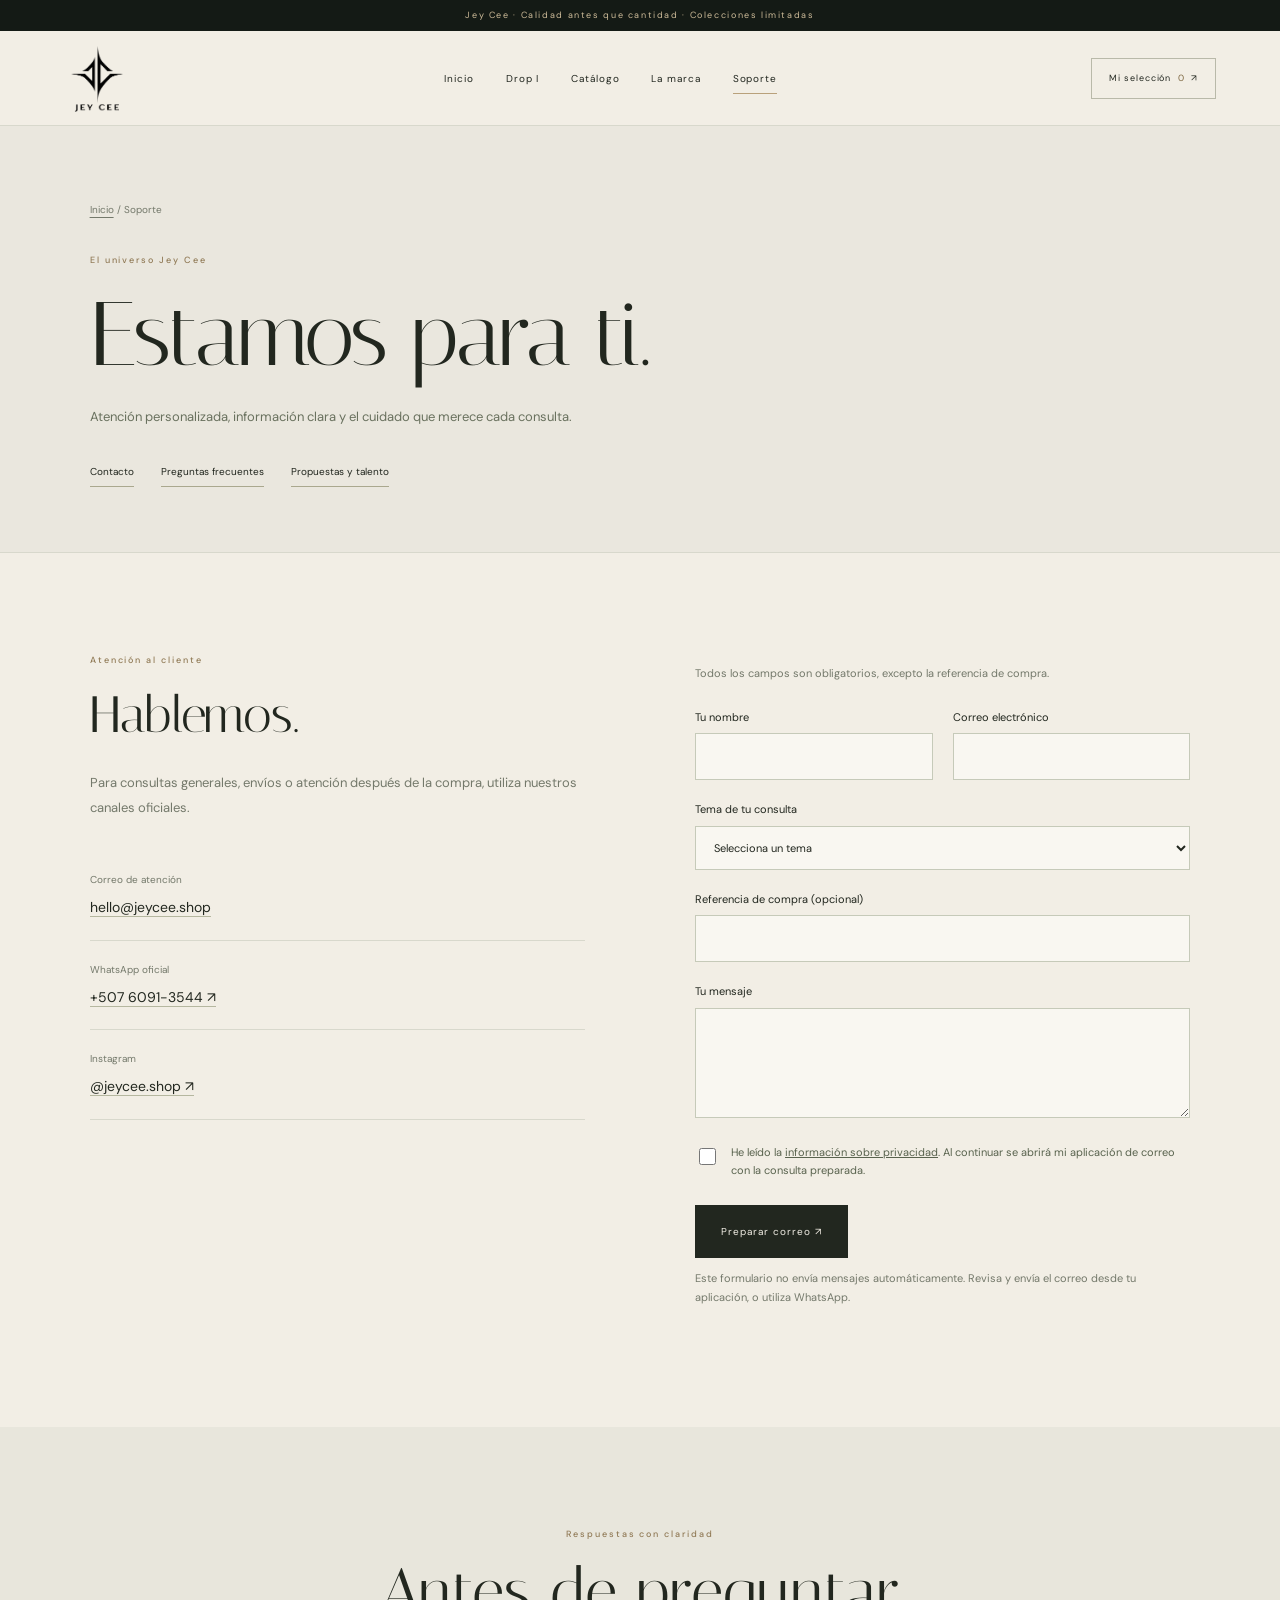
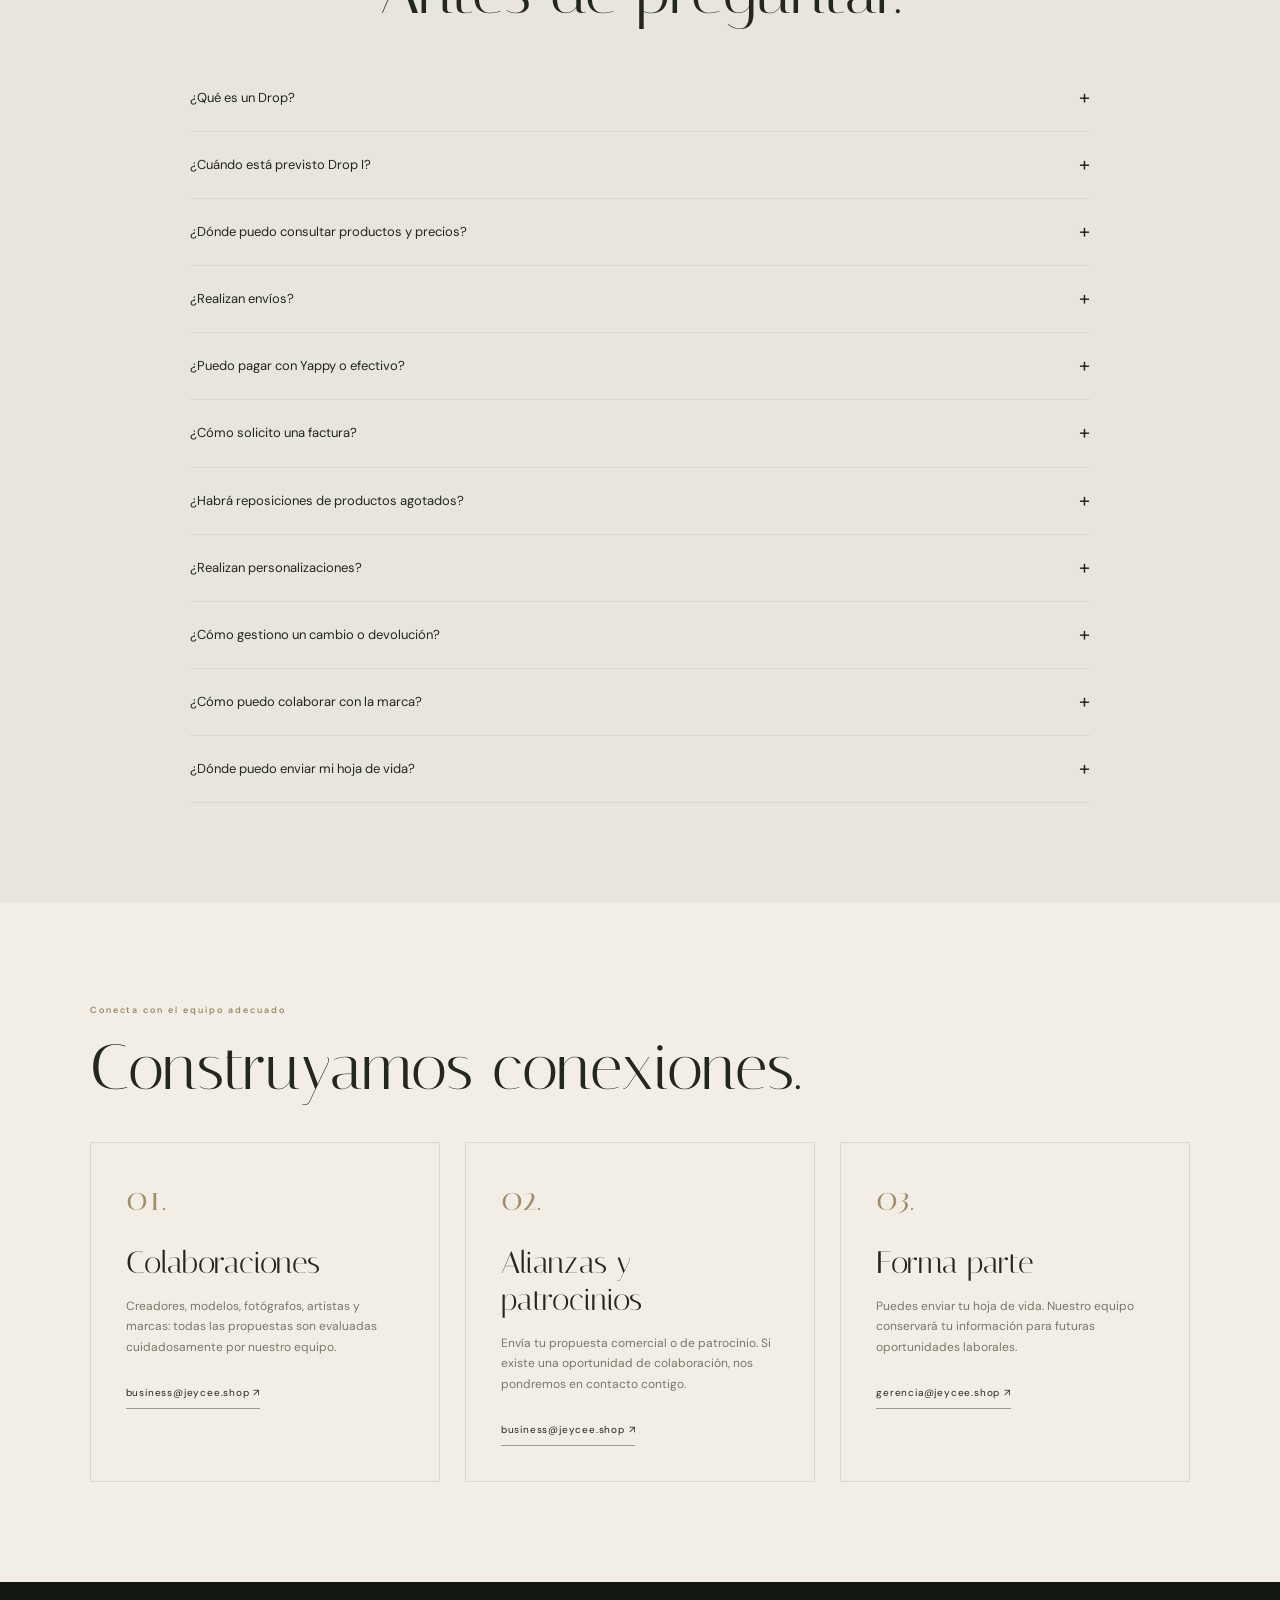
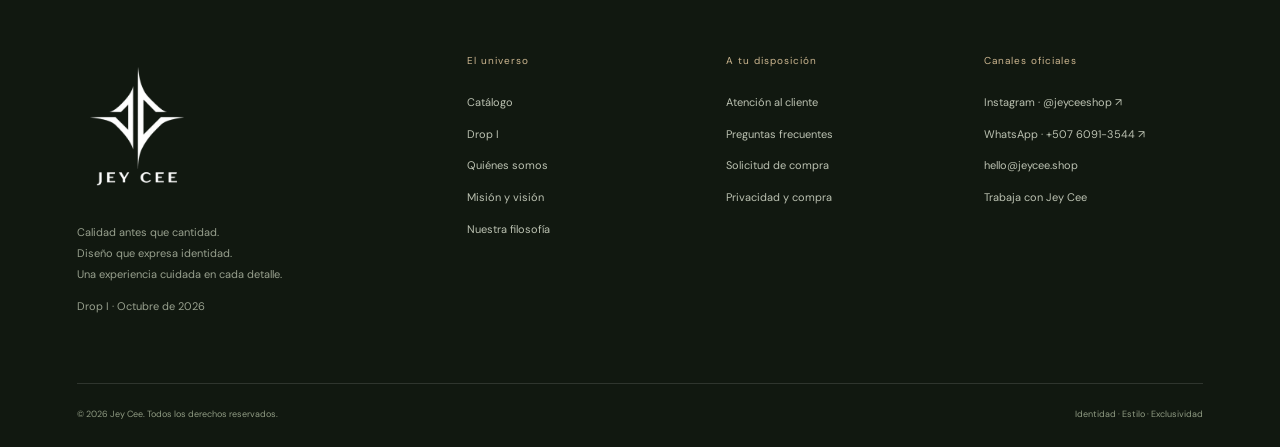
<file: soporte.html>
<!DOCTYPE html>
<html lang="es"><head><meta charset="UTF-8"><meta name="viewport" content="width=device-width, initial-scale=1"><meta name="theme-color" content="#141a15"><link rel="icon" type="image/png" href="assets/jey-cee-logo.png"><title>Soporte y contacto — Jey Cee</title><meta name="description" content="Atención oficial de Jey Cee: WhatsApp, consultas, envíos, facturación, colaboraciones y preguntas frecuentes."><link rel="stylesheet" href="assets/brand.css"><script src="assets/catalog-data.js" defer></script><script src="assets/catalog.js" defer></script><script src="assets/brand.js" defer></script></head>
<body><a class="skip" href="#contenido">Saltar al contenido</a><div class="announcement">Jey Cee · Calidad antes que cantidad · Colecciones limitadas</div>
<header class="header"><div class="header-inner"><a class="wordmark logo-lockup" href="index.html" aria-label="Jey Cee, inicio"><img src="assets/jey-cee-logo.png" alt="Jey Cee" width="66" height="70"></a><nav class="nav" id="navigation" aria-label="Navegación principal"><a href="index.html">Inicio</a><a href="drop-i.html">Drop I</a><a href="catalogo.html">Catálogo</a><a href="maison.html">La marca</a><a href="soporte.html" aria-current="page">Soporte</a></nav><a class="header-action" href="checkout.html">Mi selección <span data-cart-count>0</span> ↗</a><button class="menu-toggle" type="button" aria-controls="navigation" aria-expanded="false" aria-label="Abrir menú"><span></span><span></span></button></div></header>
<main id="contenido"><section class="page-heading"><div class="breadcrumb"><a href="index.html">Inicio</a> / Soporte</div><div class="eyebrow">El universo Jey Cee</div><h1>Estamos para ti.</h1><p>Atención personalizada, información clara y el cuidado que merece cada consulta.</p><nav class="subnav" aria-label="En esta página"><a href="#contacto">Contacto</a><a href="#preguntas">Preguntas frecuentes</a><a href="#colaboraciones">Propuestas y talento</a></nav></section><section class="section contact-layout" id="contacto"><div class="prose"><div class="eyebrow">Atención al cliente</div><h2>Hablemos.</h2><p>Para consultas generales, envíos o atención después de la compra, utiliza nuestros canales oficiales.</p><ul class="contact-list"><li><span>Correo de atención</span><a href="mailto:hello@jeycee.shop">hello@jeycee.shop</a></li><li><span>WhatsApp oficial</span><a href="https://wa.me/50760913544" target="_blank" rel="noopener noreferrer">+507 6091-3544 ↗</a></li><li><span>Instagram</span><a href="https://www.instagram.com/jeyceeshop/" target="_blank" rel="noopener noreferrer">@jeycee.shop ↗</a></li></ul></div><div><noscript><p class="notice">Para preparar el correo con el formulario necesitas JavaScript. Puedes escribir directamente a <a href="mailto:hello@jeycee.shop">hello@jeycee.shop</a>.</p></noscript><form id="support-form"><p class="required-note">Todos los campos son obligatorios, excepto la referencia de compra.</p><div class="form-grid"><label class="field">Tu nombre<input name="name" autocomplete="name" maxlength="100" required></label><label class="field">Correo electrónico<input name="email" type="email" autocomplete="email" maxlength="150" required></label><label class="field full">Tema de tu consulta<select name="topic" required><option value="">Selecciona un tema</option><option>Consulta general</option><option>Drop I</option><option>Envíos</option><option>Pago y facturación</option><option>Cambios y devoluciones</option><option>Seguimiento de solicitud</option></select></label><label class="field full">Referencia de compra (opcional)<input name="reference" maxlength="80"></label><label class="field full">Tu mensaje<textarea name="message" maxlength="1500" required></textarea></label></div><label class="check" style="margin:25px 0"><input type="checkbox" required><span>He leído la <a href="informacion.html#privacidad">información sobre privacidad</a>. Al continuar se abrirá mi aplicación de correo con la consulta preparada.</span></label><button class="btn" type="submit" disabled>Preparar correo ↗</button><p class="small">Este formulario no envía mensajes automáticamente. Revisa y envía el correo desde tu aplicación, o utiliza WhatsApp.</p><p class="form-status" id="support-status" role="status"></p><a class="text-link" id="support-send" hidden>Revisar correo preparado ↗</a></form></div></section>
<section style="background:#e8e6dc" id="preguntas"><div class="section"><div class="center"><div class="eyebrow">Respuestas con claridad</div><h2 class="section-title">Antes de preguntar.</h2></div><div class="faq"><details><summary>¿Qué es un Drop?</summary><p>Un Drop es un lanzamiento exclusivo de productos realizado por tiempo limitado y con unidades limitadas. Cada colección se presenta a través de los canales oficiales de Jey Cee.</p></details><details><summary>¿Cuándo está previsto Drop I?</summary><p>El primer lanzamiento oficial está previsto para octubre de 2026. Consulta los canales oficiales para conocer las novedades.</p></details><details><summary>¿Dónde puedo consultar productos y precios?</summary><p>Visita nuestro catálogo: oversized y boxy de mujer, ambos a $35.00 + ITBMS 7% ($37.45 por unidad). Consulta colores, tallas y disponibilidad antes del pago.</p></details><details><summary>¿Realizan envíos?</summary><p>Sí, Jey Cee realiza envíos. Nuestro equipo podrá brindarte información sobre costos y tiempos de entrega una vez procesemos tu solicitud.</p></details><details><summary>¿Puedo pagar con Yappy o efectivo?</summary><p>Puedes indicar tu preferencia en la solicitud: Yappy al 6827-4965 o efectivo. Antes de pagar, espera la confirmación del importe, la disponibilidad y las condiciones por parte del equipo. La web no procesa ni verifica pagos.</p></details><details><summary>¿Cómo solicito una factura?</summary><p>En la solicitud puedes introducir el nombre o razón social, RUC o cédula y los demás datos de facturación. El equipo verificará los datos y gestionará la factura; esta web no emite facturas fiscales.</p></details><details><summary>¿Habrá reposiciones de productos agotados?</summary><p>No realizamos reposiciones. Cuando un producto se agota, ese lanzamiento ha finalizado.</p></details><details><summary>¿Realizan personalizaciones?</summary><p>No realizamos personalizaciones, modificaciones, pedidos especiales ni diseños personalizados.</p></details><details><summary>¿Cómo gestiono un cambio o devolución?</summary><p>Nuestro equipo de atención al cliente revisará tu caso y te brindará la orientación correspondiente. Escribe a hello@jeycee.shop o al WhatsApp oficial con la referencia de tu compra, si la tienes. No envíes contraseñas ni datos bancarios.</p></details><details><summary>¿Cómo puedo colaborar con la marca?</summary><p>Las propuestas de publicidad, colaboraciones y patrocinios se reciben en business@jeycee.shop. Todas las propuestas son evaluadas cuidadosamente por nuestro equipo.</p></details><details><summary>¿Dónde puedo enviar mi hoja de vida?</summary><p>Puedes enviar tu hoja de vida a gerencia@jeycee.shop. Nuestro equipo conservará tu información para futuras oportunidades laborales.</p></details></div></div></section><section class="section" id="colaboraciones"><div class="section-head"><div><div class="eyebrow">Conecta con el equipo adecuado</div><h2>Construyamos conexiones.</h2></div></div><div class="cards"><article class="card"><span class="number">01.</span><h3>Colaboraciones</h3><p>Creadores, modelos, fotógrafos, artistas y marcas: todas las propuestas son evaluadas cuidadosamente por nuestro equipo.</p><a class="text-link" href="mailto:business@jeycee.shop?subject=Propuesta%20de%20colaboraci%C3%B3n">business@jeycee.shop ↗</a></article><article class="card"><span class="number">02.</span><h3>Alianzas y patrocinios</h3><p>Envía tu propuesta comercial o de patrocinio. Si existe una oportunidad de colaboración, nos pondremos en contacto contigo.</p><a class="text-link" href="mailto:business@jeycee.shop?subject=Propuesta%20comercial">business@jeycee.shop ↗</a></article><article class="card"><span class="number">03.</span><h3>Forma parte</h3><p>Puedes enviar tu hoja de vida. Nuestro equipo conservará tu información para futuras oportunidades laborales.</p><a class="text-link" href="mailto:gerencia@jeycee.shop">gerencia@jeycee.shop ↗</a></article></div></section></main>
<footer class="footer"><div class="footer-grid"><div><a class="wordmark logo-lockup" href="index.html"><img src="assets/jey-cee-logo.png" alt="Jey Cee" width="120" height="145"></a><p>Calidad antes que cantidad.<br>Diseño que expresa identidad.<br>Una experiencia cuidada en cada detalle.</p><p>Drop I · Octubre de 2026</p></div><div><h3>El universo</h3><a href="catalogo.html">Catálogo</a><a href="drop-i.html">Drop I</a><a href="maison.html">Quiénes somos</a><a href="maison.html#mision">Misión y visión</a><a href="maison.html#filosofia">Nuestra filosofía</a></div><div><h3>A tu disposición</h3><a href="soporte.html">Atención al cliente</a><a href="soporte.html#preguntas">Preguntas frecuentes</a><a href="checkout.html">Solicitud de compra</a><a href="informacion.html">Privacidad y compra</a></div><div><h3>Canales oficiales</h3><a href="https://www.instagram.com/jeyceeshop/" target="_blank" rel="noopener noreferrer">Instagram · @jeyceeshop ↗</a><a href="https://wa.me/50760913544" target="_blank" rel="noopener noreferrer">WhatsApp · +507 6091-3544 ↗</a><a href="mailto:hello@jeycee.shop">hello@jeycee.shop</a><a href="soporte.html#colaboraciones">Trabaja con Jey Cee</a></div></div><div class="footer-bottom"><span>© 2026 Jey Cee. Todos los derechos reservados.</span><span>Identidad · Estilo · Exclusividad</span></div></footer></body></html>
</file>
<file: assets/brand.css>
@font-face {
  font-family: 'DM Sans';
  font-style: normal;
  font-weight: 400;
  font-display: swap;
  src: url(fonts/dm-sans-400.ttf) format('truetype');
}
@font-face {
  font-family: 'DM Sans';
  font-style: normal;
  font-weight: 500;
  font-display: swap;
  src: url(fonts/dm-sans-500.ttf) format('truetype');
}
@font-face {
  font-family: 'DM Sans';
  font-style: normal;
  font-weight: 600;
  font-display: swap;
  src: url(fonts/dm-sans-600.ttf) format('truetype');
}
@font-face {
  font-family: 'Italiana';
  font-style: normal;
  font-weight: 400;
  font-display: swap;
  src: url(fonts/italiana-400.ttf) format('truetype');
}

:root{--paper:#f2eee5;--ink:#22271f;--dark:#141a15;--gold:#b9a17b;--muted:#74796b;--line:#d8d8cc;--serif:Italiana,Georgia,serif;--sans:'DM Sans',Arial,sans-serif}*{box-sizing:border-box}html{scroll-behavior:smooth;scroll-padding-top:110px}body{margin:0;background:var(--paper);color:var(--ink);font:14px/1.7 var(--sans)}body.lock{overflow:hidden}a{color:inherit;text-decoration:none}button,input,select,textarea{font:inherit}button,a{touch-action:manipulation}button{cursor:pointer}img{display:block;width:100%;height:100%;object-fit:cover}button{color:inherit}a:focus-visible,button:focus-visible,summary:focus-visible,input:focus-visible,textarea:focus-visible,select:focus-visible{outline:2px solid #9b793d;outline-offset:5px}::selection{background:#c6b08a;color:#141a15}[hidden]{display:none!important}.skip{position:fixed;left:15px;top:10px;transform:translateY(-200%);z-index:100;background:var(--paper);padding:12px}.skip:focus{transform:none}.announcement{background:var(--dark);color:#cdbb99;text-align:center;font-size:9px;letter-spacing:.18em;padding:8px 20px}.header{position:sticky;top:0;z-index:30;background:#f2eee5f5;backdrop-filter:blur(16px);border-bottom:1px solid var(--line)}.header-inner{height:84px;max-width:1600px;margin:auto;padding:0 5%;display:flex;align-items:center;justify-content:space-between;gap:28px}.wordmark{font:35px/1 var(--serif);letter-spacing:.02em;white-space:nowrap}.nav{display:flex;gap:32px;font-size:10px;letter-spacing:.09em}.nav a{padding:10px 0;position:relative}.nav a:after{content:'';position:absolute;left:0;bottom:3px;height:1px;width:0;background:var(--gold);transition:width .3s}.nav a:hover:after,.nav a[aria-current=page]:after{width:100%}.header-action{font-size:9px;letter-spacing:.1em;border:1px solid #b9b9a9;padding:12px 17px}.menu-toggle{display:none;border:0;background:none;padding:10px}.menu-toggle span{display:block;width:22px;height:1px;background:currentColor;margin:6px 0}.eyebrow{font-size:9px;letter-spacing:.22em;color:#917b57;font-weight:500}.hero{position:relative;min-height:720px;height:calc(100svh - 115px);max-height:1100px;isolation:isolate;background:#232f27;color:var(--paper);overflow:hidden}.hero>img{position:absolute;inset:0;z-index:-2;filter:brightness(.57) saturate(.6);object-position:50% 38%;animation:drift 18s ease-out both}.hero:after{content:'';position:absolute;inset:0;z-index:-1;background:linear-gradient(90deg,#101a12b5,transparent 90%),linear-gradient(0deg,#0f190f99,transparent 50%)}.hero-content{position:absolute;left:8%;right:8%;bottom:20%}.hero .eyebrow{color:#d9c7a6}.hero h1{font:clamp(84px,11vw,170px)/.86 var(--serif);letter-spacing:-.04em;margin:32px 0}.hero h1 em{font-weight:400;color:#daceb7}.hero p{font-size:12px;color:#e0e0d3;max-width:340px;line-height:1.9}.hero-content>*{animation:enter 1.2s ease both}.hero h1{animation-delay:.12s}.hero p{animation-delay:.24s}.hero-actions{display:flex;flex-wrap:wrap;gap:28px;align-items:center;margin-top:30px;animation-delay:.36s}.btn{display:inline-flex;justify-content:center;align-items:center;gap:20px;padding:17px 25px;border:1px solid var(--ink);background:var(--ink);color:var(--paper);font-size:10px;letter-spacing:.1em;line-height:1.7;transition:background .25s,color .25s}.btn:hover{background:#43503d}.btn-light{background:var(--paper);border-color:var(--paper);color:var(--dark)}.btn-light:hover{background:#d9c7a6;border-color:#d9c7a6}.btn-outline{background:transparent;color:inherit;border-color:currentColor}.btn-outline:hover{background:#b9a17b25}.text-link{font-size:10px;letter-spacing:.08em;border-bottom:1px solid #9a9e8e;padding-bottom:7px}.hero-index{position:absolute;bottom:30px;left:5%;right:5%;border-top:1px solid #ffffff35;padding-top:23px;display:flex;justify-content:space-between;gap:20px;font-size:8px;letter-spacing:.16em;color:#d2d1c3}.hero-index b{font:24px var(--serif);color:var(--gold);margin-right:12px}.section{padding:100px 7%;max-width:1600px;margin:auto}.center{text-align:center}.intro{max-width:1000px}.intro h2{font:clamp(38px,4.5vw,65px)/1.15 var(--serif);margin:25px 0}.intro p{color:var(--muted);max-width:550px;margin:20px auto;font-size:13px}.rule{height:45px;width:1px;background:var(--gold);margin:0 auto 30px}.dark{background:var(--dark);color:var(--paper)}.dark .eyebrow{color:#c6ae87}.section-head{display:flex;justify-content:space-between;gap:30px;align-items:end;margin-bottom:40px}.section-head h2,.section-title{font:clamp(42px,5vw,72px)/1.05 var(--serif);font-weight:400;margin:16px 0 0}.split{display:grid;grid-template-columns:1fr 1fr;gap:9%;align-items:center}.photo-frame{position:relative;padding:0 0 25px 25px}.photo-frame:before{content:'';position:absolute;inset:25px 25px 0 0;border:1px solid #b9a17b70}.photo-frame figure{position:relative;margin:0;aspect-ratio:4/5;background:#303b30;overflow:hidden}.photo-frame img{filter:saturate(.6);transition:transform 1.5s}.photo-frame:hover img{transform:scale(1.035)}.photo-frame figcaption{position:absolute;bottom:20px;left:20px;color:#fff;font-size:8px;letter-spacing:.15em}.drop-heading{border-bottom:1px solid #ffffff25;display:flex;justify-content:space-between;gap:20px;padding-bottom:23px;margin-bottom:55px;font-size:9px;letter-spacing:.16em;color:#c6ae87}.drop-title{font:clamp(78px,8vw,115px)/1 var(--serif);margin:25px 0}.drop-title span{display:block;font-size:.45em;color:#c6ae87;margin-top:13px}.drop-copy>p{font-size:13px;color:#b7beae;max-width:370px;line-height:1.95}.facts{margin:32px 0;border-top:1px solid #ffffff25;font-size:11px}.facts div{display:flex;justify-content:space-between;gap:25px;padding:15px 0;border-bottom:1px solid #ffffff25}.facts dt{color:#a1ad99}.facts dd{margin:0;text-align:right}.small{font-size:11px;color:var(--muted)}.dark .small{color:#adb6a3}.cards{display:grid;grid-template-columns:repeat(3,1fr);gap:25px}.card{padding:35px;border:1px solid var(--line);position:relative}.card .number{font:34px var(--serif);color:#a28d68}.card h3{font:31px/1.2 var(--serif);margin:25px 0 15px}.card p{color:var(--muted);font-size:12px}.card .text-link{display:inline-block;margin-top:15px}.brand-banner{padding:80px 7%;background:#e4e1d6;display:flex;justify-content:space-between;gap:35px;align-items:center}.brand-banner h2{font:clamp(36px,4vw,58px)/1.1 var(--serif);margin:12px 0}.brand-banner p{font-size:12px;color:var(--muted);max-width:470px}.footer{background:#111810;color:#deded1;padding:70px 6% 25px}.footer-grid{display:grid;grid-template-columns:1.6fr 1fr 1fr 1fr;gap:40px;max-width:1440px;margin:auto}.footer .wordmark{font-size:43px}.footer p{color:#98a08e;font-size:11px;line-height:1.9;max-width:270px}.footer h3{font-size:10px;letter-spacing:.1em;font-weight:400;margin:0 0 24px;color:#cbb58f}.footer a:not(.wordmark){font-size:11px;display:block;margin-bottom:13px;color:#bbc1b1}.footer a:hover{color:white}.footer-bottom{max-width:1440px;margin:55px auto 0;border-top:1px solid #ffffff20;padding-top:23px;display:flex;justify-content:space-between;gap:15px;color:#8f9a82;font-size:9px}.page-heading{padding:75px 7% 65px;border-bottom:1px solid var(--line);background:#eae7de}.breadcrumb{font-size:10px;color:var(--muted);margin-bottom:35px}.breadcrumb a{text-decoration:underline;text-underline-offset:4px}.page-heading h1{font:clamp(54px,7vw,100px)/1.03 var(--serif);letter-spacing:-.025em;margin:20px 0 25px}.page-heading p{max-width:550px;font-size:13px;color:#69715e}.subnav{display:flex;gap:27px;flex-wrap:wrap;margin-top:35px;font-size:10px}.subnav a{border-bottom:1px solid #aaa88e;padding-bottom:6px}.prose h2{font:clamp(36px,4vw,57px)/1.15 var(--serif);font-weight:400;margin:18px 0 25px}.prose p{font-size:13px;color:var(--muted);line-height:1.95}.quote{font:clamp(25px,3vw,40px)/1.45 var(--serif);padding:35px 0 35px 35px;border-left:1px solid var(--gold);margin:0}.values{list-style:none;padding:0;margin:35px 0 0;display:grid;grid-template-columns:1fr 1fr}.values li{border-top:1px solid var(--line);padding:24px 15px 24px 0;font-size:12px}.values span{font:24px var(--serif);color:#9d8762;margin-right:20px}.notice{background:#e6e7dd;border-left:2px solid #9f8b65;padding:20px 25px;font-size:12px;line-height:1.9}.dark .notice{background:#ffffff08;color:#c9cdbf}.faq{max-width:900px;margin:40px auto 0}.faq details{border-bottom:1px solid var(--line);padding:22px 0}.faq summary{cursor:pointer;list-style:none;font-size:13px;display:flex;justify-content:space-between;gap:20px}.faq summary:after{content:'+';font-size:20px;line-height:1}.faq details[open] summary:after{content:'−'}.faq details p{color:var(--muted);font-size:12px;max-width:730px;padding-right:25px}.contact-layout{display:grid;grid-template-columns:1fr 1fr;gap:10%}.contact-list{list-style:none;margin:30px 0;padding:0}.contact-list li{padding:20px 0;border-bottom:1px solid var(--line)}.contact-list span{display:block;font-size:10px;color:var(--muted);margin-bottom:8px}.contact-list a{font-size:14px;border-bottom:1px solid #b5b79f}.form-grid{display:grid;grid-template-columns:1fr 1fr;gap:20px}.field{display:flex;flex-direction:column;gap:7px;font-size:11px;min-width:0}.field.full{grid-column:1/-1}.field input,.field select,.field textarea{width:100%;border:1px solid #c6cab9;background:#f9f7f1;padding:13px 14px;border-radius:0;color:var(--ink);min-width:0}.field textarea{resize:vertical;min-height:110px}.field small{color:var(--muted);font-size:10px}.required-note{color:var(--muted);font-size:11px;margin-bottom:25px}.check{display:flex;align-items:flex-start;gap:12px;font-size:11px;color:#59634e}.check input{margin-top:5px;accent-color:var(--ink);width:17px;height:17px;flex-shrink:0}.check a{text-decoration:underline}.form-status{font-size:12px;color:#5b674e;margin-top:20px}.checkout-layout{display:grid;grid-template-columns:minmax(0,1.7fr) minmax(280px,1fr);gap:6%;align-items:start}.checkout fieldset{margin:0 0 40px;padding:0 0 35px;border:0;border-bottom:1px solid var(--line);min-width:0}.checkout legend{font:30px/1.3 var(--serif);margin-bottom:25px;float:left;width:100%}.checkout legend span{font:10px var(--sans);color:#8f7a54;margin-right:15px}.checkout fieldset>*:not(legend){clear:both}.radio-card{display:flex;gap:13px;padding:20px;border:1px solid #c6cab9;margin-bottom:12px;cursor:pointer;background:#f7f5ed;font-size:12px;align-items:start}.radio-card:has(input:checked){border-color:#6d795c;background:#e9ecdf}.radio-card input{margin-top:5px;accent-color:#415235}.radio-card b{display:block;font-weight:500}.radio-card small{display:block;font-size:10px;color:var(--muted);margin-top:6px}.payment-info{padding:22px 25px;background:#e6e8dc;margin:18px 0;font-size:12px}.payment-info strong{font:30px var(--serif);display:block;margin:10px 0;color:#405132}.summary-box{padding:30px;background:#e8e8dd;border:1px solid #d2d5c3;position:sticky;top:110px}.summary-box h2{font:34px var(--serif);margin:0 0 25px}.summary-row{padding:16px 0;border-bottom:1px solid #cdd1be;display:flex;justify-content:space-between;gap:20px;font-size:11px}.summary-row span:last-child{text-align:right}.summary-box .small{line-height:1.9;margin:20px 0}.checkout .btn{width:100%;margin-top:20px}.process{list-style:none;display:flex;gap:12px;padding:0;flex-wrap:wrap;font-size:9px;letter-spacing:.05em;color:var(--muted)}.process li{display:flex;align-items:center;gap:8px}.process span{width:22px;height:22px;border:1px solid #a9af99;border-radius:50%;display:grid;place-items:center;color:var(--ink)}.review-panel{margin-top:35px;border:1px solid #a5b08d;padding:25px;background:#eef0e5}.review-panel h2{font:32px var(--serif);margin-top:0}.review-panel dl{margin-bottom:25px}.review-panel dl div{border-bottom:1px solid #d5dac8;padding:12px 0}.review-panel dt{font-size:10px;color:var(--muted)}.review-panel dd{font-size:12px;margin:5px 0;white-space:pre-line;overflow-wrap:anywhere}.review-panel .btn{margin-top:15px}.checkout form.is-reviewing>fieldset,.checkout form.is-reviewing>.consent-area{display:none}.legal{max-width:900px}.legal h2{font:32px var(--serif);margin-top:40px}.legal p,.legal li{font-size:13px;color:var(--muted);line-height:1.9}.motion .reveal{opacity:0;transform:translateY(25px);transition:opacity .9s,transform .9s}.motion .reveal.visible{opacity:1;transform:none}.launch-mark{font:clamp(120px,20vw,280px)/1 var(--serif);color:#c2ab8255}.editorial-label{font-size:9px;color:#9da590;letter-spacing:.1em;text-align:center;margin-top:20px}@keyframes drift{from{transform:scale(1.08)}to{transform:scale(1)}}@keyframes enter{from{opacity:0;transform:translateY(25px)}to{opacity:1;transform:none}}
@media(max-width:1000px){.nav{gap:19px}.header-inner{gap:15px}.header-action{padding:10px;font-size:8px}.checkout-layout{gap:4%}.section{padding:80px 6%}.card{padding:25px}.footer-grid{gap:25px}}
@media(max-width:760px){.header-inner{height:72px;padding:0 6%}.wordmark{font-size:31px}.menu-toggle{display:block}.header-action{margin-left:auto;font-size:8px;padding:9px 11px}.nav{display:none;position:absolute;top:72px;left:0;right:0;background:var(--paper);padding:30px 7%;border-bottom:1px solid var(--line);box-shadow:0 20px 30px #0002;max-height:calc(100svh - 100px);overflow:auto}.nav.open{display:flex;flex-direction:column;gap:9px}.nav a{font:30px var(--serif);padding:10px 0}.announcement{font-size:7px;letter-spacing:.13em}.hero{height:calc(100svh - 103px);min-height:670px}.hero-content{left:7%;right:7%;bottom:21%}.hero h1{font-size:clamp(80px,15vw,115px)}.hero>img{object-position:62% center}.hero-index{left:7%;right:7%;font-size:7px;letter-spacing:.08em}.hero-index>span:last-child{max-width:120px;text-align:right}.hero-actions{gap:20px}.hero p{font-size:11px}.section{padding:65px 7%}.split,.contact-layout,.checkout-layout{grid-template-columns:1fr;gap:40px}.photo-frame{max-width:540px}.photo-frame figure{aspect-ratio:4/4.5}.drop-title{font-size:85px}.drop-heading{font-size:8px;line-height:1.9;margin-bottom:35px}.cards{grid-template-columns:1fr}.card{padding:30px}.card h3{margin-top:18px}.section-head{align-items:start;flex-direction:column;gap:20px}.brand-banner{padding:60px 7%;align-items:start;flex-direction:column;gap:20px}.footer-grid{grid-template-columns:1fr 1fr;gap:30px}.footer-grid>div:first-child{grid-column:1/-1}.footer-bottom{flex-direction:column}.page-heading{padding:45px 7%}.page-heading h1{font-size:58px}.page-heading p{font-size:12px}.breadcrumb{margin-bottom:25px}.quote{padding-left:25px}.summary-box{position:static;grid-row:1;padding:25px}.checkout fieldset{margin-bottom:30px}.checkout legend{font-size:28px}.values{grid-template-columns:1fr}.values li{padding:18px 0}.form-grid{gap:17px}.launch-mark{font-size:150px}}
@media(max-width:400px){.header-inner{gap:10px}.header-action{font-size:7px;padding:9px}.wordmark{font-size:28px}.menu-toggle{padding:7px}.hero h1{font-size:76px}.form-grid{grid-template-columns:1fr}.field.full{grid-column:auto}.hero-actions .btn{padding:15px 20px}.hero-index{font-size:6px}.page-heading h1{font-size:49px}.footer-grid{gap:22px}}
@media(prefers-reduced-motion:reduce){html{scroll-behavior:auto}*,*:before,*:after{animation:none!important;transition:none!important}.motion .reveal{opacity:1;transform:none}}
/* Official brand lockup and Drop I catalog */
.wordmark.logo-lockup{display:flex;align-items:center;width:66px;height:70px}.logo-lockup img{object-fit:contain;mix-blend-mode:multiply}.footer .wordmark.logo-lockup{width:120px;height:145px;margin-bottom:25px}.footer .logo-lockup img{filter:invert(1);mix-blend-mode:screen}.header-inner{height:94px}.header-action [data-cart-count]{display:inline-block;min-width:14px;text-align:center;color:#7e6841}.catalog-toolbar{display:flex;justify-content:space-between;align-items:center;gap:20px;margin-bottom:30px}.catalog-filters{display:flex;gap:25px;flex-wrap:wrap}.catalog-filters button{border:0;border-bottom:1px solid transparent;padding:10px 0;background:none;font-size:11px;color:#737c68}.catalog-filters button[aria-pressed=true]{border-color:#927e5a;color:#20291a}.catalog-filters button span{font-size:9px;margin-left:7px;color:#939b88}.catalog-notice{font-size:11px;margin-bottom:35px}.catalog-grid{display:grid;grid-template-columns:repeat(3,minmax(0,1fr));gap:45px 25px}.garment-art{position:relative;aspect-ratio:4/4.5;background:radial-gradient(ellipse at 50% 35%,#f7f6ee,#dedfd3);overflow:hidden}.garment-art svg{display:block;width:100%;height:100%;transition:transform .6s}.catalog-card:hover svg{transform:scale(1.035)}.mockup-label{position:absolute;bottom:15px;left:17px;font-size:8px;letter-spacing:.1em;color:#797e6b}.catalog-meta{padding-top:22px}.catalog-meta .eyebrow{font-size:8px}.catalog-meta h2{font:26px/1.2 var(--serif);margin:12px 0}.color-caption{display:flex;align-items:center;gap:9px;font-size:11px}.color-caption small{color:var(--muted);font-size:9px;margin-left:auto}.swatch{width:12px;height:12px;background:var(--swatch);border:1px solid #0002;border-radius:50%}.catalog-price{margin:20px 0;display:flex;flex-direction:column;gap:3px}.catalog-price strong{font-size:14px;font-weight:500}.catalog-price span{font-size:10px;color:var(--muted)}.catalog-meta .btn{width:100%;font-size:9px;padding:13px 10px}.catalog-bottom{display:flex;align-items:center;justify-content:space-between;gap:25px;margin-top:50px;border-top:1px solid var(--line);padding-top:30px}.catalog-toast{position:fixed;bottom:25px;left:50%;transform:translateX(-50%);z-index:50;background:#1d2919;color:var(--paper);box-shadow:0 4px 35px #0002;padding:18px 25px;font-size:11px;width:max-content;max-width:90vw}.catalog-toast a{text-decoration:underline;text-underline-offset:4px;white-space:nowrap}.checkout-item{display:grid;grid-template-columns:minmax(0,1fr) 85px;gap:20px;border-bottom:1px solid var(--line);padding:22px 0;align-items:center}.checkout-item b{display:block;font-size:12px;font-weight:500}.checkout-item small{display:block;font-size:10px;color:var(--muted);margin:6px 0}.remove-item{border:0;border-bottom:1px solid #a8af99;background:none;padding:3px 0;font-size:10px;margin-top:7px}.checkout-item input{padding:10px}.btn:disabled{opacity:.45;cursor:not-allowed}.summary-row:has(span:first-child:last-child){font-weight:500}
@media(max-width:1000px){.catalog-grid{gap:35px 18px}.catalog-meta h2{font-size:23px}.header-inner{gap:15px}.nav{gap:20px}}
@media(max-width:760px){.header-inner{height:82px}.wordmark.logo-lockup{width:52px;height:66px}.nav{top:82px}.catalog-grid{grid-template-columns:repeat(2,minmax(0,1fr));gap:35px 15px}.catalog-toolbar{align-items:start;flex-direction:column;gap:10px}.catalog-filters{gap:22px}.catalog-meta h2{font-size:23px}.catalog-meta .btn{font-size:8px;letter-spacing:.02em;padding:13px 5px}.catalog-meta{padding-top:17px}.catalog-meta .eyebrow{font-size:7px}.catalog-price span{font-size:9px}.color-caption small{display:none}.catalog-bottom{align-items:start;flex-direction:column}.catalog-toast{font-size:10px;padding:15px 18px}.mockup-label{font-size:7px;left:10px;bottom:10px}.catalog-section{padding-left:5%;padding-right:5%}.hero{height:calc(100svh - 113px)}.footer .wordmark.logo-lockup{width:95px;height:115px}}
@media(max-width:360px){.catalog-grid{grid-template-columns:1fr}.catalog-meta h2{font-size:28px}}
</file>
